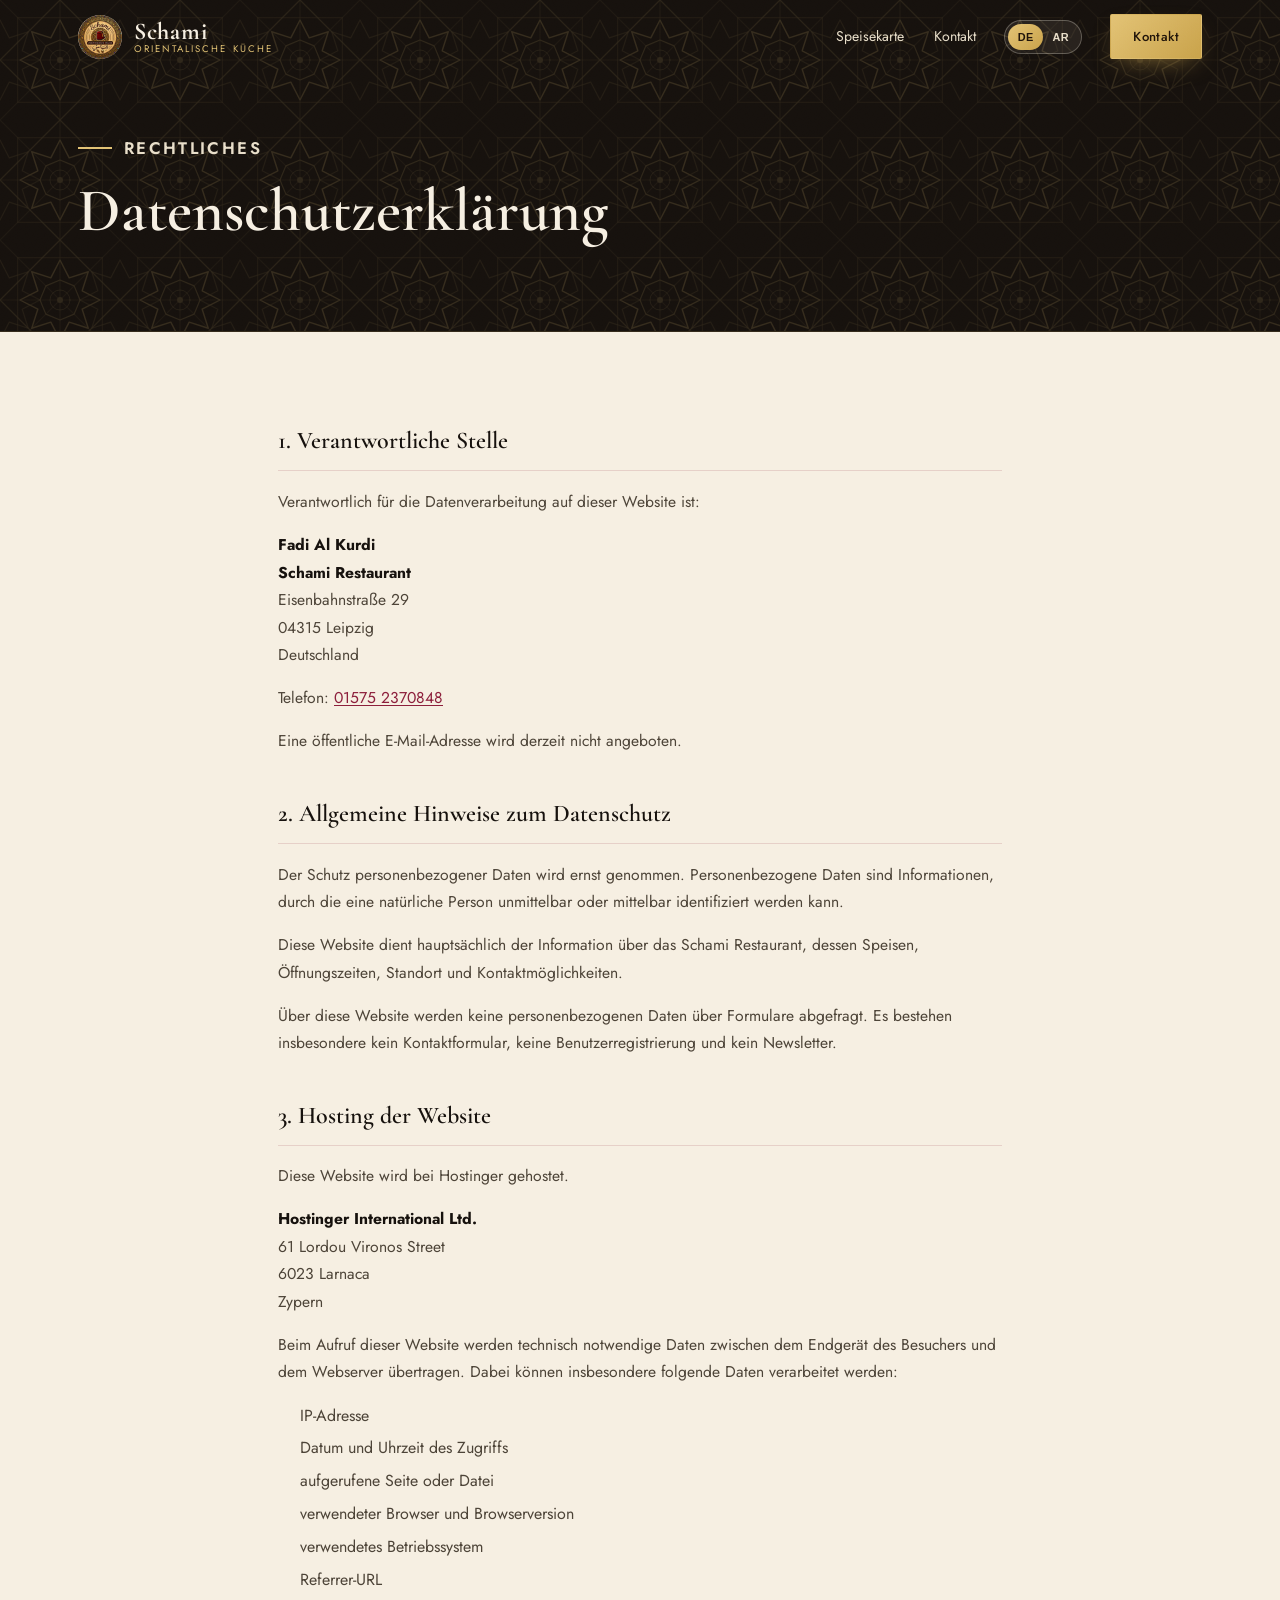
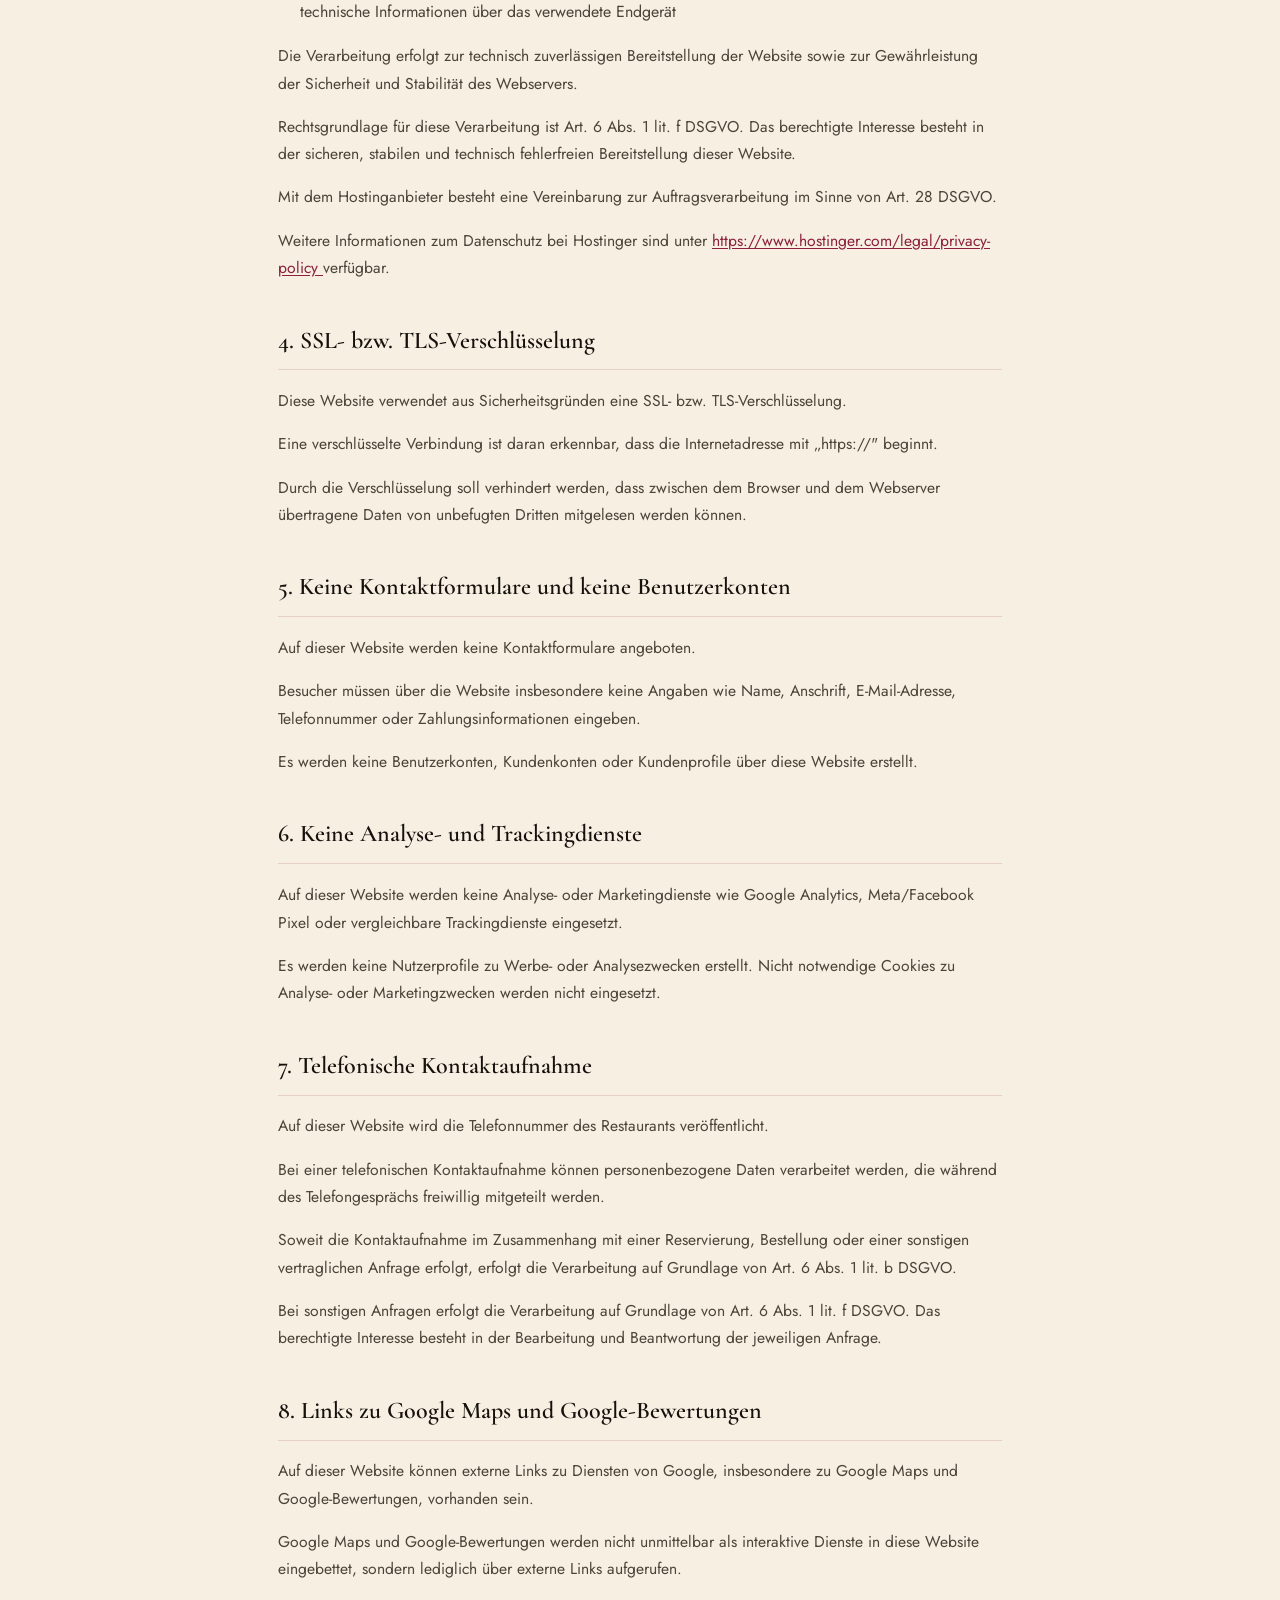
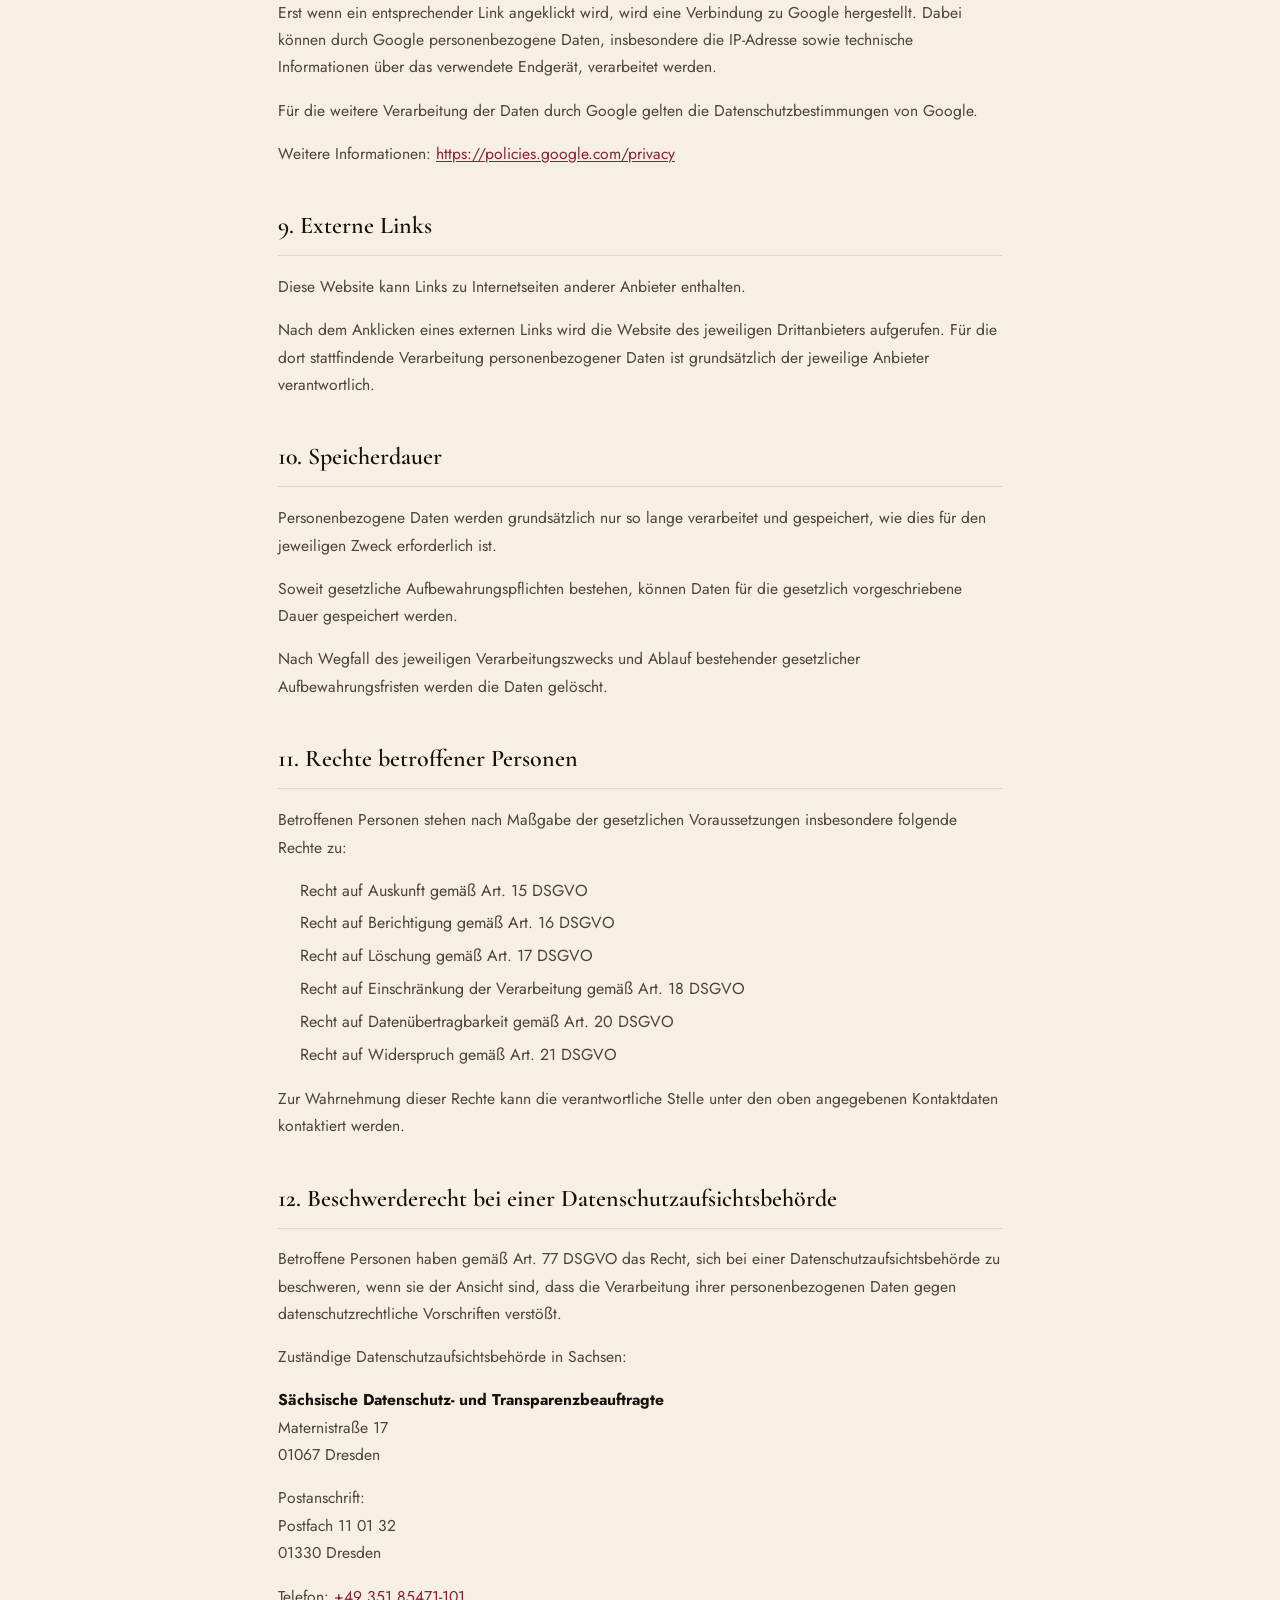
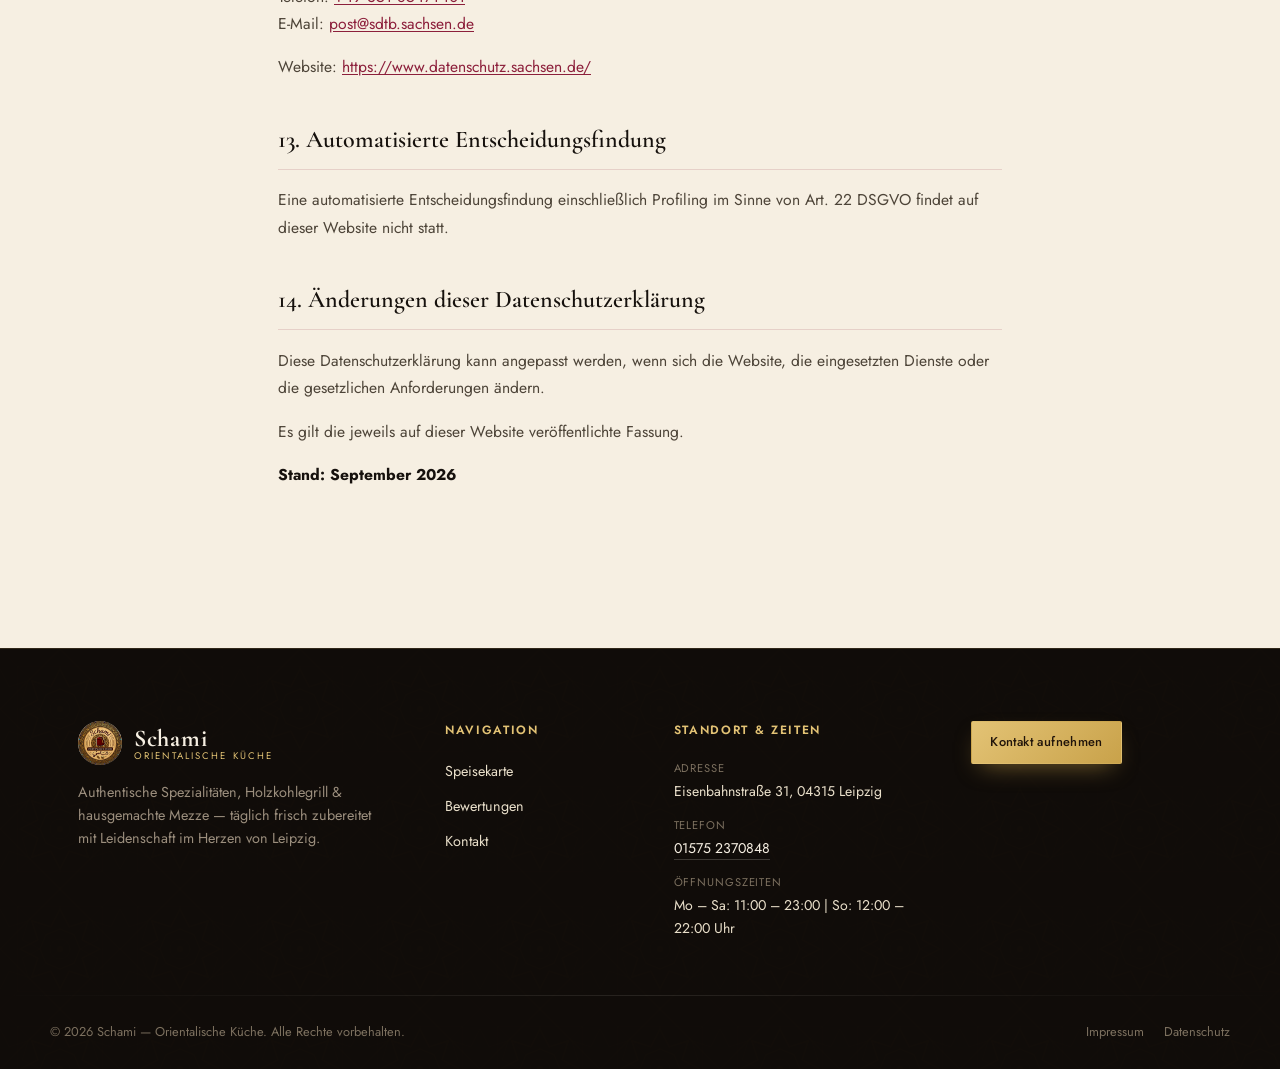
<file: datenschutz.html>
<!DOCTYPE html>
<html lang="de">

<head>
  <meta charset="UTF-8">
  <meta name="viewport" content="width=device-width, initial-scale=1.0">
  <meta name="robots" content="index, follow">
  <title>Datenschutzerklärung — Schami Orientalische Küche</title>
  <meta name="description"
    content="Datenschutzerklärung von Schami Restaurant Leipzig.">
  <link rel="preconnect" href="https://fonts.googleapis.com">
  <link rel="preconnect" href="https://fonts.gstatic.com" crossorigin>
  <link
    href="https://fonts.googleapis.com/css2?family=Cormorant+Garamond:wght@500;600;700&family=Jost:wght@300;400;500;600&family=Cairo:wght@400;600;700&display=swap"
    rel="stylesheet">
  <link rel="stylesheet" href="css/style.css">
    <link rel="shortcut icon" href="assets/favicon.png" type="image/png">
  <link rel="icon" type="image/png" href="assets/favicon.png">
  <link rel="apple-touch-icon" href="assets/favicon.png">
</head>

<body>

  <div class="noise-overlay" aria-hidden="true"></div>

  <!-- ============ GLOBAL NAV ============ -->
  <header class="site-header" id="siteHeader">
<div class="wrap header-inner">
  <a href="./" class="brand">
    <img src="assets/logo-mark-header.jpg" alt="Schami Logo" class="brand-logo">
    <span class="brand-text">
      <span class="brand-name">Schami</span>
      <span class="brand-sub" data-ar="مطبخ شرقي">Orientalische Küche</span>
    </span>
  </a>

  <nav class="main-nav" id="mainNav">
    <a href="speisekarte.html" data-ar="القائمة">Speisekarte</a>
    <a href="kontakt.html" data-ar="تواصل معنا">Kontakt</a>
    <button type="button" class="lang-switch lang-switch--mobile" id="langSwitchMobile"
      aria-label="Sprache wechseln / تبديل اللغة">
      <span class="lang-opt" data-lang="de">DE</span><span class="lang-opt" data-lang="ar">AR</span><span
        class="lang-thumb"></span>
    </button>
    <a href="kontakt.html" class="btn btn-gold nav-cta-mobile" data-ar="تواصل معنا">Kontakt</a>
  </nav>

  <button type="button" class="lang-switch" id="langSwitch" aria-label="Sprache wechseln / تبديل اللغة">
    <span class="lang-opt" data-lang="de">DE</span><span class="lang-opt" data-lang="ar">AR</span><span
      class="lang-thumb"></span>
  </button>

  <a href="kontakt.html" class="btn btn-gold nav-cta" data-ar="تواصل معنا">Kontakt</a>

  <button class="burger" id="burgerBtn" aria-label="Menü öffnen" aria-expanded="false"
    data-ar-aria-label="فتح القائمة">
    <span></span><span></span><span></span>
  </button>
</div>
</header>

  <!-- ============ PAGE BANNER ============ -->
  <section class="page-banner">
    <div class="page-banner-bg" aria-hidden="true"></div>
    <div class="wrap page-banner-content">
      <p class="eyebrow"><span class="rule"></span><span>Rechtliches</span></p>
      <h1>Datenschutzerklärung</h1>
    </div>
  </section>

  <!-- ============ LEGAL CONTENT ============ -->
  <section class="legal-page">
    <div class="wrap legal-content">

      <section>
        <h2>1. Verantwortliche Stelle</h2>

        <p>
          Verantwortlich für die Datenverarbeitung auf dieser Website ist:
        </p>

        <p>
          <strong>Fadi Al Kurdi</strong><br>
          <strong>Schami Restaurant</strong><br>
          Eisenbahnstraße 29<br>
          04315 Leipzig<br>
          Deutschland
        </p>

        <p>
          Telefon:
          <a href="tel:+4915752370848">01575 2370848</a>
        </p>

        <p>
          Eine öffentliche E-Mail-Adresse wird derzeit nicht angeboten.
        </p>
      </section>

      <section>
        <h2>2. Allgemeine Hinweise zum Datenschutz</h2>

        <p>
          Der Schutz personenbezogener Daten wird ernst genommen.
          Personenbezogene Daten sind Informationen, durch die eine natürliche
          Person unmittelbar oder mittelbar identifiziert werden kann.
        </p>

        <p>
          Diese Website dient hauptsächlich der Information über das
          Schami Restaurant, dessen Speisen, Öffnungszeiten, Standort und
          Kontaktmöglichkeiten.
        </p>

        <p>
          Über diese Website werden keine personenbezogenen Daten über
          Formulare abgefragt. Es bestehen insbesondere kein Kontaktformular,
          keine Benutzerregistrierung und kein Newsletter.
        </p>
      </section>

      <section>
        <h2>3. Hosting der Website</h2>

        <p>
          Diese Website wird bei Hostinger gehostet.
        </p>

        <p>
          <strong>Hostinger International Ltd.</strong><br>
          61 Lordou Vironos Street<br>
          6023 Larnaca<br>
          Zypern
        </p>

        <p>
          Beim Aufruf dieser Website werden technisch notwendige Daten
          zwischen dem Endgerät des Besuchers und dem Webserver übertragen.
          Dabei können insbesondere folgende Daten verarbeitet werden:
        </p>

        <ul>
          <li>IP-Adresse</li>
          <li>Datum und Uhrzeit des Zugriffs</li>
          <li>aufgerufene Seite oder Datei</li>
          <li>verwendeter Browser und Browserversion</li>
          <li>verwendetes Betriebssystem</li>
          <li>Referrer-URL</li>
          <li>technische Informationen über das verwendete Endgerät</li>
        </ul>

        <p>
          Die Verarbeitung erfolgt zur technisch zuverlässigen Bereitstellung
          der Website sowie zur Gewährleistung der Sicherheit und Stabilität
          des Webservers.
        </p>

        <p>
          Rechtsgrundlage für diese Verarbeitung ist Art. 6 Abs. 1 lit. f DSGVO.
          Das berechtigte Interesse besteht in der sicheren, stabilen und
          technisch fehlerfreien Bereitstellung dieser Website.
        </p>

        <p>
          Mit dem Hostinganbieter besteht eine Vereinbarung zur
          Auftragsverarbeitung im Sinne von Art. 28 DSGVO.
        </p>

        <p>
          Weitere Informationen zum Datenschutz bei Hostinger sind unter
          <a href="https://www.hostinger.com/legal/privacy-policy"
             target="_blank"
             rel="noopener noreferrer">
              https://www.hostinger.com/legal/privacy-policy
          </a>
          verfügbar.
        </p>
      </section>

      <section>
        <h2>4. SSL- bzw. TLS-Verschlüsselung</h2>

        <p>
          Diese Website verwendet aus Sicherheitsgründen eine SSL- bzw.
          TLS-Verschlüsselung.
        </p>

        <p>
          Eine verschlüsselte Verbindung ist daran erkennbar, dass die
          Internetadresse mit „https://" beginnt.
        </p>

        <p>
          Durch die Verschlüsselung soll verhindert werden, dass zwischen
          dem Browser und dem Webserver übertragene Daten von unbefugten
          Dritten mitgelesen werden können.
        </p>
      </section>

      <section>
        <h2>5. Keine Kontaktformulare und keine Benutzerkonten</h2>

        <p>
          Auf dieser Website werden keine Kontaktformulare angeboten.
        </p>

        <p>
          Besucher müssen über die Website insbesondere keine Angaben wie
          Name, Anschrift, E-Mail-Adresse, Telefonnummer oder
          Zahlungsinformationen eingeben.
        </p>

        <p>
          Es werden keine Benutzerkonten, Kundenkonten oder Kundenprofile
          über diese Website erstellt.
        </p>
      </section>

      <section>
        <h2>6. Keine Analyse- und Trackingdienste</h2>

        <p>
          Auf dieser Website werden keine Analyse- oder Marketingdienste wie
          Google Analytics, Meta/Facebook Pixel oder vergleichbare
          Trackingdienste eingesetzt.
        </p>

        <p>
          Es werden keine Nutzerprofile zu Werbe- oder Analysezwecken erstellt.
          Nicht notwendige Cookies zu Analyse- oder Marketingzwecken werden
          nicht eingesetzt.
        </p>
      </section>

      <section>
        <h2>7. Telefonische Kontaktaufnahme</h2>

        <p>
          Auf dieser Website wird die Telefonnummer des Restaurants
          veröffentlicht.
        </p>

        <p>
          Bei einer telefonischen Kontaktaufnahme können personenbezogene
          Daten verarbeitet werden, die während des Telefongesprächs
          freiwillig mitgeteilt werden.
        </p>

        <p>
          Soweit die Kontaktaufnahme im Zusammenhang mit einer Reservierung,
          Bestellung oder einer sonstigen vertraglichen Anfrage erfolgt,
          erfolgt die Verarbeitung auf Grundlage von Art. 6 Abs. 1 lit. b DSGVO.
        </p>

        <p>
          Bei sonstigen Anfragen erfolgt die Verarbeitung auf Grundlage von
          Art. 6 Abs. 1 lit. f DSGVO. Das berechtigte Interesse besteht in der
          Bearbeitung und Beantwortung der jeweiligen Anfrage.
        </p>
      </section>

      <section>
        <h2>8. Links zu Google Maps und Google-Bewertungen</h2>

        <p>
          Auf dieser Website können externe Links zu Diensten von Google,
          insbesondere zu Google Maps und Google-Bewertungen, vorhanden sein.
        </p>

        <p>
          Google Maps und Google-Bewertungen werden nicht unmittelbar als
          interaktive Dienste in diese Website eingebettet, sondern lediglich
          über externe Links aufgerufen.
        </p>

        <p>
          Erst wenn ein entsprechender Link angeklickt wird, wird eine
          Verbindung zu Google hergestellt. Dabei können durch Google
          personenbezogene Daten, insbesondere die IP-Adresse sowie technische
          Informationen über das verwendete Endgerät, verarbeitet werden.
        </p>

        <p>
          Für die weitere Verarbeitung der Daten durch Google gelten die
          Datenschutzbestimmungen von Google.
        </p>

        <p>
          Weitere Informationen:
          <a href="https://policies.google.com/privacy"
             target="_blank"
             rel="noopener noreferrer">
              https://policies.google.com/privacy
          </a>
        </p>
      </section>

      <section>
        <h2>9. Externe Links</h2>

        <p>
          Diese Website kann Links zu Internetseiten anderer Anbieter enthalten.
        </p>

        <p>
          Nach dem Anklicken eines externen Links wird die Website des
          jeweiligen Drittanbieters aufgerufen. Für die dort stattfindende
          Verarbeitung personenbezogener Daten ist grundsätzlich der jeweilige
          Anbieter verantwortlich.
        </p>
      </section>

      <section>
        <h2>10. Speicherdauer</h2>

        <p>
          Personenbezogene Daten werden grundsätzlich nur so lange verarbeitet
          und gespeichert, wie dies für den jeweiligen Zweck erforderlich ist.
        </p>

        <p>
          Soweit gesetzliche Aufbewahrungspflichten bestehen, können Daten für
          die gesetzlich vorgeschriebene Dauer gespeichert werden.
        </p>

        <p>
          Nach Wegfall des jeweiligen Verarbeitungszwecks und Ablauf bestehender
          gesetzlicher Aufbewahrungsfristen werden die Daten gelöscht.
        </p>
      </section>

      <section>
        <h2>11. Rechte betroffener Personen</h2>

        <p>
          Betroffenen Personen stehen nach Maßgabe der gesetzlichen
          Voraussetzungen insbesondere folgende Rechte zu:
        </p>

        <ul>
          <li>
            Recht auf Auskunft gemäß Art. 15 DSGVO
          </li>
          <li>
            Recht auf Berichtigung gemäß Art. 16 DSGVO
          </li>
          <li>
            Recht auf Löschung gemäß Art. 17 DSGVO
          </li>
          <li>
            Recht auf Einschränkung der Verarbeitung gemäß Art. 18 DSGVO
          </li>
          <li>
            Recht auf Datenübertragbarkeit gemäß Art. 20 DSGVO
          </li>
          <li>
            Recht auf Widerspruch gemäß Art. 21 DSGVO
          </li>
        </ul>

        <p>
          Zur Wahrnehmung dieser Rechte kann die verantwortliche Stelle unter
          den oben angegebenen Kontaktdaten kontaktiert werden.
        </p>
      </section>

      <section>
        <h2>12. Beschwerderecht bei einer Datenschutzaufsichtsbehörde</h2>

        <p>
          Betroffene Personen haben gemäß Art. 77 DSGVO das Recht, sich bei
          einer Datenschutzaufsichtsbehörde zu beschweren, wenn sie der Ansicht
          sind, dass die Verarbeitung ihrer personenbezogenen Daten gegen
          datenschutzrechtliche Vorschriften verstößt.
        </p>

        <p>
          Zuständige Datenschutzaufsichtsbehörde in Sachsen:
        </p>

        <p>
          <strong>Sächsische Datenschutz- und Transparenzbeauftragte</strong><br>
          Maternistraße 17<br>
          01067 Dresden
        </p>

        <p>
          Postanschrift:<br>
          Postfach 11 01 32<br>
          01330 Dresden
        </p>

        <p>
          Telefon:
          <a href="tel:+4935185471101">+49 351 85471-101</a><br>

          E-Mail:
          <a href="mailto:post@sdtb.sachsen.de">
              post@sdtb.sachsen.de
          </a>
        </p>

        <p>
          Website:
          <a href="https://www.datenschutz.sachsen.de/"
             target="_blank"
             rel="noopener noreferrer">
              https://www.datenschutz.sachsen.de/
          </a>
        </p>
      </section>

      <section>
        <h2>13. Automatisierte Entscheidungsfindung</h2>

        <p>
          Eine automatisierte Entscheidungsfindung einschließlich Profiling
          im Sinne von Art. 22 DSGVO findet auf dieser Website nicht statt.
        </p>
      </section>

      <section>
        <h2>14. Änderungen dieser Datenschutzerklärung</h2>

        <p>
          Diese Datenschutzerklärung kann angepasst werden, wenn sich die
          Website, die eingesetzten Dienste oder die gesetzlichen Anforderungen
          ändern.
        </p>

        <p>
          Es gilt die jeweils auf dieser Website veröffentlichte Fassung.
        </p>

        <p>
          <strong>Stand: September 2026</strong>
        </p>
      </section>

    </div>
  </section>

  <!-- ============ FOOTER ============ -->
  <footer class="site-footer">
  <div class="wrap footer-grid">
    <div class="footer-col footer-col--brand">
      <a href="index.html" class="brand brand--footer">
        <img src="assets/logo-mark.jpg" alt="Schami Logo" class="brand-logo">
        <span class="brand-text">
          <span class="brand-name">Schami</span>
          <span class="brand-sub" data-ar="مطبخ شرقي">Orientalische Küche</span>
        </span>
      </a>
      <p class="footer-desc"
        data-ar="نكهات شامية أصيلة، مشاوي على الفحم ومقبلات طازجة يُحضَّر كل يوم بحب وإتقان في قلب ليزبيغ.">
        Authentische Spezialitäten, Holzkohlegrill &amp; hausgemachte Mezze — täglich frisch zubereitet mit
        Leidenschaft im Herzen von Leipzig.
      </p>
    </div>

    <div class="footer-col">
      <h4 class="footer-heading" data-ar="التنقل">Navigation</h4>
      <nav class="footer-nav-vertical">
        <a href="speisekarte.html" data-ar="القائمة">Speisekarte</a>
        <a href="bewertungen.html" data-ar="التقييمات">Bewertungen</a>
        <a href="kontakt.html" data-ar="تواصل معنا">Kontakt</a>
      </nav>
    </div>

    <div class="footer-col">
      <h4 class="footer-heading" data-ar="الموقع وساعات العمل">Standort &amp; Zeiten</h4>
      <ul class="footer-contact-list">
        <li>
          <span class="contact-label" data-ar="العنوان">Adresse</span>
          <span>Eisenbahnstraße 31, 04315 Leipzig</span>
        </li>
        <li>
          <span class="contact-label" data-ar="الهاتف">Telefon</span>
          <a href="tel:+4915752370848">01575 2370848</a>
        </li>
        <li>
          <span class="contact-label" data-ar="أوقات العمل">Öffnungszeiten</span>
          <span data-ar="الإثنين – السبت: 11:00 – 23:00 | الأحد: 12:00 – 22:00">Mo – Sa: 11:00 – 23:00 | So: 12:00 – 22:00 Uhr</span>
        </li>
      </ul>
    </div>

    <div class="footer-col">
      <a href="kontakt.html" class="btn btn-gold footer-cta" data-ar="تواصل معنا">Kontakt aufnehmen</a>
    </div>
  </div>

  <div class="footer-divider-rule"></div>

  <div class="wrap footer-bottom">
    <p>© <span id="year"></span> <span data-ar="الشامي — مطبخ شرقي. جميع الحقوق محفوظة.">Schami — Orientalische Küche. Alle Rechte vorbehalten.</span></p>
    <nav class="footer-legal-links">
      <a href="impressum.html">Impressum</a>
      <a href="datenschutz.html">Datenschutz</a>
    </nav>
  </div>
</footer>

  <script src="js/script.js"></script>
</body>

</html>
</file>
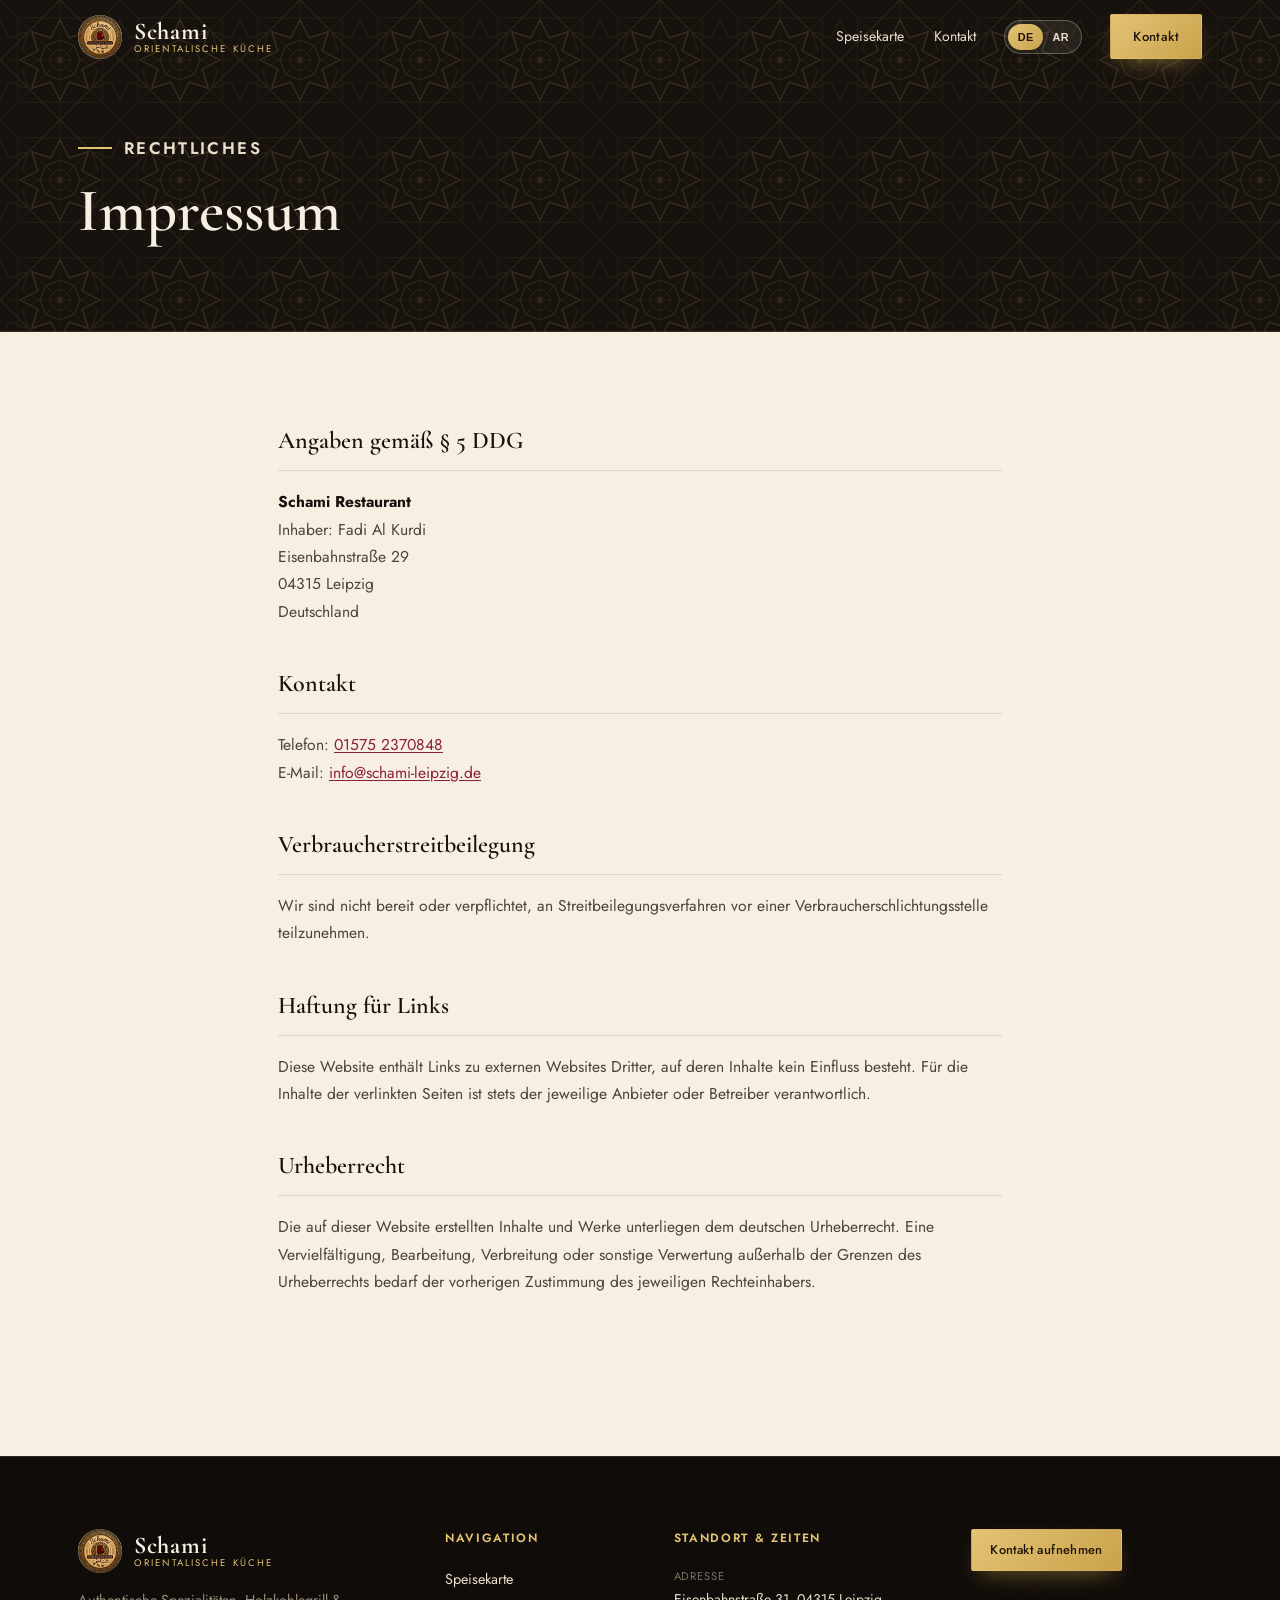
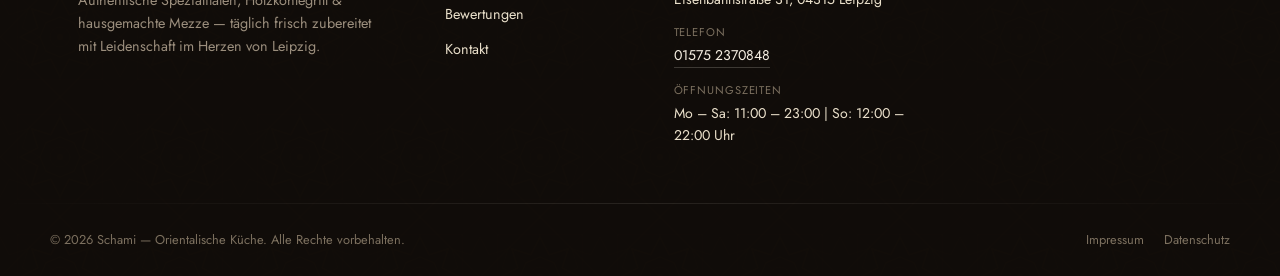
<file: impressum.html>
<!DOCTYPE html>
<html lang="de">

<head>
  <meta charset="UTF-8">
  <meta name="viewport" content="width=device-width, initial-scale=1.0">
  <meta name="robots" content="index, follow">
  <title>Impressum — Schami Orientalische Küche</title>
  <meta name="description"
    content="Impressum von Schami Restaurant Leipzig.">
  <link rel="preconnect" href="https://fonts.googleapis.com">
  <link rel="preconnect" href="https://fonts.gstatic.com" crossorigin>
  <link
    href="https://fonts.googleapis.com/css2?family=Cormorant+Garamond:wght@500;600;700&family=Jost:wght@300;400;500;600&family=Cairo:wght@400;600;700&display=swap"
    rel="stylesheet">
  <link rel="stylesheet" href="css/style.css">
    <link rel="shortcut icon" href="assets/favicon.png" type="image/png">
  <link rel="icon" type="image/png" href="assets/favicon.png">
  <link rel="apple-touch-icon" href="assets/favicon.png">
</head>

<body>

  <div class="noise-overlay" aria-hidden="true"></div>

  <!-- ============ GLOBAL NAV ============ -->
  <header class="site-header" id="siteHeader">
<div class="wrap header-inner">
  <a href="./" class="brand">
    <img src="assets/logo-mark-header.jpg" alt="Schami Logo" class="brand-logo">
    <span class="brand-text">
      <span class="brand-name">Schami</span>
      <span class="brand-sub" data-ar="مطبخ شرقي">Orientalische Küche</span>
    </span>
  </a>

  <nav class="main-nav" id="mainNav">
    <a href="speisekarte.html" data-ar="القائمة">Speisekarte</a>
    <a href="kontakt.html" data-ar="تواصل معنا">Kontakt</a>
    <button type="button" class="lang-switch lang-switch--mobile" id="langSwitchMobile"
      aria-label="Sprache wechseln / تبديل اللغة">
      <span class="lang-opt" data-lang="de">DE</span><span class="lang-opt" data-lang="ar">AR</span><span
        class="lang-thumb"></span>
    </button>
    <a href="kontakt.html" class="btn btn-gold nav-cta-mobile" data-ar="تواصل معنا">Kontakt</a>
  </nav>

  <button type="button" class="lang-switch" id="langSwitch" aria-label="Sprache wechseln / تبديل اللغة">
    <span class="lang-opt" data-lang="de">DE</span><span class="lang-opt" data-lang="ar">AR</span><span
      class="lang-thumb"></span>
  </button>

  <a href="kontakt.html" class="btn btn-gold nav-cta" data-ar="تواصل معنا">Kontakt</a>

  <button class="burger" id="burgerBtn" aria-label="Menü öffnen" aria-expanded="false"
    data-ar-aria-label="فتح القائمة">
    <span></span><span></span><span></span>
  </button>
</div>
</header>

  <!-- ============ PAGE BANNER ============ -->
  <section class="page-banner">
    <div class="page-banner-bg" aria-hidden="true"></div>
    <div class="wrap page-banner-content">
      <p class="eyebrow"><span class="rule"></span><span>Rechtliches</span></p>
      <h1>Impressum</h1>
    </div>
  </section>

  <!-- ============ LEGAL CONTENT ============ -->
  <section class="legal-page">
    <div class="wrap legal-content">

      <section>
        <h2>Angaben gemäß § 5 DDG</h2>

        <p>
          <strong>Schami Restaurant</strong><br>
          Inhaber: Fadi Al Kurdi<br>
          Eisenbahnstraße 29<br>
          04315 Leipzig<br>
          Deutschland
        </p>
      </section>

      <section>
        <h2>Kontakt</h2>

        <p>
          Telefon:
          <a href="tel:+4915752370848">
              01575 2370848
          </a>
          <br>

          E-Mail:
          <a href="mailto:info@schami-leipzig.de">
              info@schami-leipzig.de
          </a>
        </p>
      </section>

      <section>
        <h2>Verbraucherstreitbeilegung</h2>

        <p>
          Wir sind nicht bereit oder verpflichtet, an
          Streitbeilegungsverfahren vor einer
          Verbraucherschlichtungsstelle teilzunehmen.
        </p>
      </section>

      <section>
        <h2>Haftung für Links</h2>

        <p>
          Diese Website enthält Links zu externen Websites Dritter,
          auf deren Inhalte kein Einfluss besteht.
          Für die Inhalte der verlinkten Seiten ist stets der jeweilige
          Anbieter oder Betreiber verantwortlich.
        </p>
      </section>

      <section>
        <h2>Urheberrecht</h2>

        <p>
          Die auf dieser Website erstellten Inhalte und Werke unterliegen
          dem deutschen Urheberrecht. Eine Vervielfältigung, Bearbeitung,
          Verbreitung oder sonstige Verwertung außerhalb der Grenzen des
          Urheberrechts bedarf der vorherigen Zustimmung des jeweiligen
          Rechteinhabers.
        </p>
      </section>

    </div>
  </section>

  <!-- ============ FOOTER ============ -->
  <footer class="site-footer">
  <div class="wrap footer-grid">
    <div class="footer-col footer-col--brand">
      <a href="index.html" class="brand brand--footer">
        <img src="assets/logo-mark.jpg" alt="Schami Logo" class="brand-logo">
        <span class="brand-text">
          <span class="brand-name">Schami</span>
          <span class="brand-sub" data-ar="مطبخ شرقي">Orientalische Küche</span>
        </span>
      </a>
      <p class="footer-desc"
        data-ar="نكهات شامية أصيلة، مشاوي على الفحم ومقبلات طازجة يُحضَّر كل يوم بحب وإتقان في قلب ليزبيغ.">
        Authentische Spezialitäten, Holzkohlegrill &amp; hausgemachte Mezze — täglich frisch zubereitet mit
        Leidenschaft im Herzen von Leipzig.
      </p>
    </div>

    <div class="footer-col">
      <h4 class="footer-heading" data-ar="التنقل">Navigation</h4>
      <nav class="footer-nav-vertical">
        <a href="speisekarte.html" data-ar="القائمة">Speisekarte</a>
        <a href="bewertungen.html" data-ar="التقييمات">Bewertungen</a>
        <a href="kontakt.html" data-ar="تواصل معنا">Kontakt</a>
      </nav>
    </div>

    <div class="footer-col">
      <h4 class="footer-heading" data-ar="الموقع وساعات العمل">Standort &amp; Zeiten</h4>
      <ul class="footer-contact-list">
        <li>
          <span class="contact-label" data-ar="العنوان">Adresse</span>
          <span>Eisenbahnstraße 31, 04315 Leipzig</span>
        </li>
        <li>
          <span class="contact-label" data-ar="الهاتف">Telefon</span>
          <a href="tel:+4915752370848">01575 2370848</a>
        </li>
        <li>
          <span class="contact-label" data-ar="أوقات العمل">Öffnungszeiten</span>
          <span data-ar="الإثنين – السبت: 11:00 – 23:00 | الأحد: 12:00 – 22:00">Mo – Sa: 11:00 – 23:00 | So: 12:00 – 22:00 Uhr</span>
        </li>
      </ul>
    </div>

    <div class="footer-col">
      <a href="kontakt.html" class="btn btn-gold footer-cta" data-ar="تواصل معنا">Kontakt aufnehmen</a>
    </div>
  </div>

  <div class="footer-divider-rule"></div>

  <div class="wrap footer-bottom">
    <p>© <span id="year"></span> <span data-ar="الشامي — مطبخ شرقي. جميع الحقوق محفوظة.">Schami — Orientalische Küche. Alle Rechte vorbehalten.</span></p>
    <nav class="footer-legal-links">
      <a href="impressum.html">Impressum</a>
      <a href="datenschutz.html">Datenschutz</a>
    </nav>
  </div>
</footer>

  <script src="js/script.js"></script>
</body>

</html>
</file>
<file: css/style.css>
/* ===================================================================
   Schami — Orientalische Küche
   Palette drawn from the restaurant's own logo: aged gold badge,
   deep crimson calligraphy, near-black ground, warm brass tones
   that echo the engraved trays in the food photography.
=================================================================== */

/* ---------- Intro video overlay ---------- */
body.intro-active { overflow: hidden; }
.intro-video-overlay {
  position: fixed; inset: 0; z-index: 9999;
  background: #000;
  display: flex; align-items: center; justify-content: center;
  transition: opacity .6s ease;
}
.intro-video-overlay.is-hiding { opacity: 0; pointer-events: none; }
.intro-video { width: 100%; height: 100%; object-fit: cover; display: block; }
.intro-skip {
  position: absolute; bottom: 32px; right: 32px; z-index: 1;
  background: rgba(255,255,255,.1); border: 1px solid rgba(255,255,255,.35);
  color: #f6efe2; padding: 11px 22px; border-radius: 30px; cursor: pointer;
  font-family: 'Jost', sans-serif; font-size: .85rem; letter-spacing: .03em;
  backdrop-filter: blur(6px); transition: background .25s ease, border-color .25s ease;
}
.intro-skip:hover { background: rgba(255,255,255,.2); border-color: rgba(255,255,255,.55); }
html[dir="rtl"] .intro-skip { right: auto; left: 32px; }

.intro-unmute {
  position: absolute; left: 50%; bottom: 32px; transform: translateX(-50%); z-index: 1;
  background: linear-gradient(135deg, var(--gold-bright), var(--gold)); border: none;
  color: #20140a; padding: 13px 26px; border-radius: 30px; cursor: pointer;
  font-family: 'Jost', sans-serif; font-weight: 600; font-size: .9rem; letter-spacing: .03em;
  box-shadow: 0 8px 24px -8px rgba(0,0,0,.6); animation: intro-unmute-pulse 1.8s ease infinite;
}
@keyframes intro-unmute-pulse {
  0%, 100% { box-shadow: 0 8px 24px -8px rgba(0,0,0,.6), 0 0 0 0 rgba(227,195,117,.5); }
  50% { box-shadow: 0 8px 24px -8px rgba(0,0,0,.6), 0 0 0 10px rgba(227,195,117,0); }
}

@media (max-width:640px){
  .intro-video-overlay{ height:100dvh; }
  .intro-video{ height:100%; }
  .intro-skip{
    bottom:max(20px, env(safe-area-inset-bottom)); right:20px;
    padding:13px 22px; font-size:.82rem; min-height:44px;
  }
  html[dir="rtl"] .intro-skip{ right:auto; left:20px; }
  .intro-unmute{
    bottom:max(78px, calc(env(safe-area-inset-bottom) + 78px));
    padding:13px 22px; font-size:.85rem; min-height:44px;
  }
}

:root {
  --ink: #16110d;
  --ink-soft: #221a14;
  --cream: #f6efe2;
  --cream-dim: #e9dfca;
  --gold: #c9a24a;
  --gold-bright: #e3c375;
  --crimson: #8c1f3b;
  --crimson-bright: #b32b4c;
  --brass: #8a7233;

  --font-display: 'Cormorant Garamond', serif;
  --font-body: 'Jost', sans-serif;

  --wrap: 1180px;
  --radius: 6px;
  --shadow-lg: 0 30px 60px -20px rgba(0, 0, 0, .55);

  /* Syrian Damascus Geometric Pattern SVG Assets (8-Pointed Star Girih Lattice) */
  --pattern-damascus-gold: url("data:image/svg+xml,%3Csvg xmlns='http://www.w3.org/2000/svg' width='120' height='120' viewBox='0 0 120 120'%3E%3Cg fill='none' stroke='%23e3c375' stroke-width='1.2' stroke-linecap='round' stroke-linejoin='round'%3E%3Cpath d='M60,0 L120,60 L60,120 L0,60 Z' opacity='0.45'/%3E%3Cpath d='M0,0 L120,120 M120,0 L0,120 M60,0 L60,120 M0,60 L120,60' opacity='0.3'/%3E%3Crect x='17.57' y='17.57' width='84.85' height='84.85' opacity='0.35'/%3E%3Crect x='17.57' y='17.57' width='84.85' height='84.85' transform='rotate(45 60 60)' opacity='0.35'/%3E%3Cpath d='M60,20 L69.18,37.83 L88.28,31.72 L82.17,50.82 L100,60 L82.17,69.18 L88.28,88.28 L69.18,82.17 L60,100 L50.82,82.17 L31.72,88.28 L37.83,69.18 L20,60 L37.83,50.82 L31.72,31.72 L50.82,37.83 Z' stroke-width='1.4'/%3E%3Cpolygon points='60,40 74.14,45.86 80,60 74.14,74.14 60,80 45.86,74.14 40,60 45.86,45.86' stroke-width='1.2' opacity='0.8'/%3E%3Ccircle cx='60' cy='60' r='10' stroke-width='1' opacity='0.5'/%3E%3Ccircle cx='60' cy='60' r='3' fill='%23e3c375' stroke='none' opacity='0.75'/%3E%3Cpath d='M0,20 L9.18,37.83 L28.28,31.72 L22.17,50.82 L40,60' opacity='0.45'/%3E%3Cpath d='M120,20 L110.82,37.83 L91.72,31.72 L97.83,50.82 L80,60' opacity='0.45'/%3E%3Cpath d='M0,100 L9.18,82.17 L28.28,88.28 L22.17,69.18 L40,60' opacity='0.45'/%3E%3Cpath d='M120,100 L110.82,82.17 L91.72,88.28 L97.83,69.18 L80,60' opacity='0.45'/%3E%3C/g%3E%3C/svg%3E");
  --pattern-damascus-dark: url("data:image/svg+xml,%3Csvg xmlns='http://www.w3.org/2000/svg' width='120' height='120' viewBox='0 0 120 120'%3E%3Cg fill='none' stroke='%23221a14' stroke-width='1.2' stroke-linecap='round' stroke-linejoin='round'%3E%3Cpath d='M60,0 L120,60 L60,120 L0,60 Z' opacity='0.45'/%3E%3Cpath d='M0,0 L120,120 M120,0 L0,120 M60,0 L60,120 M0,60 L120,60' opacity='0.3'/%3E%3Crect x='17.57' y='17.57' width='84.85' height='84.85' opacity='0.35'/%3E%3Crect x='17.57' y='17.57' width='84.85' height='84.85' transform='rotate(45 60 60)' opacity='0.35'/%3E%3Cpath d='M60,20 L69.18,37.83 L88.28,31.72 L82.17,50.82 L100,60 L82.17,69.18 L88.28,88.28 L69.18,82.17 L60,100 L50.82,82.17 L31.72,88.28 L37.83,69.18 L20,60 L37.83,50.82 L31.72,31.72 L50.82,37.83 Z' stroke-width='1.4'/%3E%3Cpolygon points='60,40 74.14,45.86 80,60 74.14,74.14 60,80 45.86,74.14 40,60 45.86,45.86' stroke-width='1.2' opacity='0.8'/%3E%3Ccircle cx='60' cy='60' r='10' stroke-width='1' opacity='0.5'/%3E%3Ccircle cx='60' cy='60' r='3' fill='%23221a14' stroke='none' opacity='0.75'/%3E%3Cpath d='M0,20 L9.18,37.83 L28.28,31.72 L22.17,50.82 L40,60' opacity='0.45'/%3E%3Cpath d='M120,20 L110.82,37.83 L91.72,31.72 L97.83,50.82 L80,60' opacity='0.45'/%3E%3Cpath d='M0,100 L9.18,82.17 L28.28,88.28 L22.17,69.18 L40,60' opacity='0.45'/%3E%3Cpath d='M120,100 L110.82,82.17 L91.72,88.28 L97.83,69.18 L80,60' opacity='0.45'/%3E%3C/g%3E%3C/svg%3E");
  --pattern-damascus-crimson: url("data:image/svg+xml,%3Csvg xmlns='http://www.w3.org/2000/svg' width='120' height='120' viewBox='0 0 120 120'%3E%3Cg fill='none' stroke='%238c1f3b' stroke-width='1.2' stroke-linecap='round' stroke-linejoin='round'%3E%3Cpath d='M60,0 L120,60 L60,120 L0,60 Z' opacity='0.45'/%3E%3Cpath d='M0,0 L120,120 M120,0 L0,120 M60,0 L60,120 M0,60 L120,60' opacity='0.3'/%3E%3Crect x='17.57' y='17.57' width='84.85' height='84.85' opacity='0.35'/%3E%3Crect x='17.57' y='17.57' width='84.85' height='84.85' transform='rotate(45 60 60)' opacity='0.35'/%3E%3Cpath d='M60,20 L69.18,37.83 L88.28,31.72 L82.17,50.82 L100,60 L82.17,69.18 L88.28,88.28 L69.18,82.17 L60,100 L50.82,82.17 L31.72,88.28 L37.83,69.18 L20,60 L37.83,50.82 L31.72,31.72 L50.82,37.83 Z' stroke-width='1.4'/%3E%3Cpolygon points='60,40 74.14,45.86 80,60 74.14,74.14 60,80 45.86,74.14 40,60 45.86,45.86' stroke-width='1.2' opacity='0.8'/%3E%3Ccircle cx='60' cy='60' r='10' stroke-width='1' opacity='0.5'/%3E%3Ccircle cx='60' cy='60' r='3' fill='%238c1f3b' stroke='none' opacity='0.75'/%3E%3Cpath d='M0,20 L9.18,37.83 L28.28,31.72 L22.17,50.82 L40,60' opacity='0.45'/%3E%3Cpath d='M120,20 L110.82,37.83 L91.72,31.72 L97.83,50.82 L80,60' opacity='0.45'/%3E%3Cpath d='M0,100 L9.18,82.17 L28.28,88.28 L22.17,69.18 L40,60' opacity='0.45'/%3E%3Cpath d='M120,100 L110.82,82.17 L91.72,88.28 L97.83,69.18 L80,60' opacity='0.45'/%3E%3C/g%3E%3C/svg%3E");
}

*,
*::before,
*::after {
  box-sizing: border-box;
}

html {
  scroll-behavior: smooth;
}

body {
  margin: 0;
  background: var(--cream);
  color: var(--ink);
  font-family: var(--font-body);
  font-weight: 400;
  line-height: 1.6;
  -webkit-font-smoothing: antialiased;
  overflow-x: hidden;
  position: relative;
}

/* Continuous Transparent Syrian Damascus Watermark Overlay Across Body */
body::before {
  content: "";
  position: fixed;
  inset: 0;
  pointer-events: none;
  z-index: -1;
  opacity: 0.045;
  background-image: var(--pattern-damascus-dark);
  background-size: 120px 120px;
  background-repeat: repeat;
  background-position: center;
}

img {
  max-width: 100%;
  display: block;
}

a {
  color: inherit;
  text-decoration: none;
}

h1,
h2,
h3 {
  font-family: var(--font-display);
  margin: 0 0 .4em;
  font-weight: 600;
}

p {
  margin: 0 0 1em;
}

ul {
  margin: 0;
  padding: 0;
  list-style: none;
}

.wrap {
  max-width: var(--wrap);
  margin: 0 auto;
  padding: 0 28px;
}

/* ---------- Arabic / RTL mode ---------- */
html[dir="rtl"] body {
  font-family: 'Cairo', var(--font-body);
}

html[dir="rtl"] h1,
html[dir="rtl"] h2,
html[dir="rtl"] h3 {
  font-family: 'Cairo', var(--font-display);
  font-weight: 700;
}

html[dir="rtl"] .eyebrow,
html[dir="rtl"] .brand-sub,
html[dir="rtl"] .tab-btn,
html[dir="rtl"] label,
html[dir="rtl"] .info-label,
html[dir="rtl"] .ing-label {
  letter-spacing: 0;
}

html[dir="rtl"] em {
  font-style: normal;
}

/* subtle film-grain so flat dark panels don't look like plastic */
.noise-overlay {
  position: fixed;
  inset: 0;
  pointer-events: none;
  z-index: 999;
  opacity: .035;
  mix-blend-mode: overlay;
  background-image: url("data:image/svg+xml,%3Csvg xmlns='http://www.w3.org/2000/svg' width='120' height='120'%3E%3Cfilter id='n'%3E%3CfeTurbulence type='fractalNoise' baseFrequency='0.9' numOctaves='2' stitchTiles='stitch'/%3E%3C/filter%3E%3Crect width='100%25' height='100%25' filter='url(%23n)'/%3E%3C/svg%3E");
}

.eyebrow {
  display: flex;
  align-items: center;
  gap: 12px;
  font-family: var(--font-body);
  font-weight: 600;
  letter-spacing: .14em;
  text-transform: uppercase;
  font-size: .78rem;
  color: var(--gold-bright);
  margin: 0 0 14px;
}

.eyebrow .rule {
  width: 34px;
  height: 2px;
  background: var(--gold-bright);
  display: inline-block;
}

.eyebrow-dark {
  color: var(--crimson);
}

.eyebrow-dark .rule {
  background: var(--crimson);
}

.eyebrow-light {
  color: var(--gold-bright);
}

.section-title {
  font-size: clamp(1.9rem, 3.6vw, 2.7rem);
}

.section-lede {
  max-width: 56ch;
  color: #5c5145;
  font-size: 1.05rem;
}

/* ---------- Buttons ---------- */
.btn {
  display: inline-flex;
  align-items: center;
  justify-content: center;
  padding: 15px 30px;
  border-radius: 2px;
  font-family: var(--font-body);
  font-weight: 500;
  font-size: .92rem;
  letter-spacing: .03em;
  cursor: pointer;
  border: 1px solid transparent;
  transition: transform .25s ease, box-shadow .25s ease, background .25s ease, color .25s ease;
  white-space: nowrap;
}

.btn:hover {
  transform: translateY(-2px);
}

.btn-gold {
  background: linear-gradient(135deg, var(--gold-bright), var(--gold));
  color: #20140a;
  box-shadow: 0 10px 24px -10px rgba(201, 162, 74, .6);
}

.btn-gold:hover {
  box-shadow: 0 16px 30px -12px rgba(201, 162, 74, .75);
}

.btn-outline {
  border-color: rgba(246, 239, 226, .55);
  color: var(--cream);
}

.btn-outline:hover {
  background: rgba(246, 239, 226, .1);
  border-color: var(--cream);
}

.btn-block {
  width: 100%;
}

/* =========================================================
   HEADER
========================================================= */
.site-header {
  position: fixed;
  top: 0;
  left: 0;
  right: 0;
  z-index: 200;
  padding: 14px 0;
  transition: background .35s ease, box-shadow .35s ease, padding .35s ease;
}

.site-header.is-scrolled {
  background: rgba(22, 17, 13, .92);
  backdrop-filter: blur(10px);
  box-shadow: 0 8px 24px -12px rgba(0, 0, 0, .5);
  padding: 8px 0;
}

.header-inner {
  display: flex;
  align-items: center;
  gap: 28px;
}

.brand {
  display: flex;
  align-items: center;
  gap: 12px;
  margin-inline-end: auto;
}

.brand-logo {
  width: 44px;
  height: 44px;
  object-fit: cover;
  border-radius: 50%;
  flex-shrink: 0;
  image-rendering: -webkit-optimize-contrast;
  image-rendering: high-quality;
  transform: translateZ(0);
  backface-visibility: hidden;
}

.brand-text {
  display: flex;
  flex-direction: column;
  line-height: 1.05;
}

.brand-name {
  font-family: var(--font-display);
  font-weight: 700;
  font-size: 1.5rem;
  color: var(--cream);
  letter-spacing: .03em;
}

.brand-sub {
  font-size: .6rem;
  letter-spacing: .22em;
  text-transform: uppercase;
  color: var(--gold-bright);
}

.main-nav {
  display: flex;
  gap: 30px;
}

.main-nav a {
  font-size: .88rem;
  color: var(--cream-dim);
  position: relative;
  padding: 4px 0;
}

.main-nav a::after {
  content: "";
  position: absolute;
  left: 0;
  right: 0;
  bottom: 0;
  height: 1px;
  background: var(--gold-bright);
  transform: scaleX(0);
  transform-origin: right;
  transition: transform .3s ease;
}

.main-nav a:hover {
  color: var(--cream);
}

.main-nav a:hover::after,
.main-nav a.is-active::after {
  transform: scaleX(1);
  transform-origin: left;
}

.main-nav a.is-active {
  color: var(--gold-bright);
  font-weight: 600;
}

/* Subpage Header Banner */
.page-banner {
  background: var(--ink);
  padding: 135px 0 60px;
  border-bottom: 1px solid rgba(227, 195, 117, .15);
  position: relative;
  overflow: hidden;
}

.page-banner-bg {
  position: absolute;
  inset: 0;
  z-index: 0;
  pointer-events: none;
  opacity: .15;
  background-image: var(--pattern-damascus-gold);
  background-size: 120px 120px;
}

.page-banner-content {
  position: relative;
  z-index: 1;
}

.page-banner h1 {
  font-size: clamp(2.4rem, 5vw, 3.8rem);
  color: var(--cream);
  margin: 0 0 .2em;
}

.page-banner p {
  color: var(--cream-dim);
  max-width: 54ch;
  font-size: 1.05rem;
  margin: 0;
}

.nav-cta {
  padding: 11px 22px;
  font-size: .82rem;
}

.nav-cta-mobile {
  display: none;
}

.burger {
  display: none;
  width: 44px;
  height: 44px;
  background: none;
  border: 0;
  cursor: pointer;
  flex-direction: column;
  justify-content: center;
  align-items: center;
  gap: 6px;
  padding: 4px;
  -webkit-tap-highlight-color: transparent;
}

.burger span {
  width: 22px;
  height: 2px;
  background: var(--cream);
  border-radius: 2px;
  transition: transform .3s ease, opacity .3s ease;
}

/* ---------- Language switch ---------- */
.lang-switch {
  position: relative;
  display: inline-flex;
  align-items: center;
  width: 78px;
  height: 34px;
  border-radius: 20px;
  background: rgba(246, 239, 226, .08);
  border: 1px solid rgba(246, 239, 226, .28);
  cursor: pointer;
  padding: 3px;
  -webkit-tap-highlight-color: transparent;
  flex-shrink: 0;
}

.lang-switch .lang-opt {
  flex: 1;
  text-align: center;
  font-size: .68rem;
  font-weight: 600;
  letter-spacing: .04em;
  position: relative;
  z-index: 1;
  color: var(--cream-dim);
  transition: color .3s ease;
}

.lang-switch .lang-thumb {
  position: absolute;
  top: 3px;
  inset-inline-start: 3px;
  width: calc(50% - 3px);
  height: calc(100% - 6px);
  border-radius: 16px;
  background: linear-gradient(135deg, var(--gold-bright), var(--gold));
  transition: transform .3s ease;
  box-shadow: 0 4px 10px -4px rgba(0, 0, 0, .4);
}

.lang-switch[data-active="ar"] .lang-thumb {
  transform: translateX(100%);
}

html[dir="rtl"] .lang-switch[data-active="ar"] .lang-thumb {
  transform: translateX(-100%);
}

.lang-switch[data-active="de"] .lang-opt[data-lang="de"] {
  color: #20140a;
  font-weight: 700;
}

.lang-switch[data-active="ar"] .lang-opt[data-lang="ar"] {
  color: #20140a;
  font-weight: 700;
}

.lang-switch--mobile {
  display: none;
  align-self: flex-start;
  margin-top: 6px;
}

/* =========================================================
   HERO
========================================================= */
.hero {
  position: relative;
  min-height: 100svh;
  display: flex;
  align-items: center;
  overflow: hidden;
  isolation: isolate;
  background: var(--ink);
}

.hero-umayyad-photo {
  position: absolute;
  inset: 0;
  z-index: -3;
  pointer-events: none;
  opacity: .78;
  background-image: url('../assets/umayyad-mosque-hero.jpg');
  background-size: cover;
  background-position: center 40%;
  filter: brightness(1.35) contrast(1.05);
  transition: transform 8s ease-out;
}

.hero:hover .hero-umayyad-photo {
  transform: scale(1.02);
}

.hero-bg-ambient {
  position: absolute;
  inset: 0;
  z-index: -2;
  pointer-events: none;
  background:
    radial-gradient(ellipse 70% 60% at 75% 35%, rgba(227, 195, 117, .12) 0%, transparent 70%),
    radial-gradient(ellipse 60% 70% at 20% 70%, rgba(140, 31, 59, .18) 0%, transparent 70%),
    radial-gradient(circle at 50% 50%, rgba(22, 17, 13, .5) 0%, rgba(10, 8, 6, .94) 100%);
}

.hero-pattern {
  position: absolute;
  inset: 0;
  opacity: .15;
  mix-blend-mode: soft-light;
  pointer-events: none;
  z-index: -1;
  background-image: var(--pattern-damascus-gold);
  background-size: 120px 120px;
}

.hero-grid {
  display: flex;
  flex-direction: column;
  align-items: center;
  text-align: center;
  position: relative;
  z-index: 2;
  width: 100%;
  max-width: 860px;
  margin: 0 auto;
  padding-top: 110px;
  padding-bottom: 150px;
  box-sizing: border-box;
}

.hero-content {
  max-width: 740px;
  margin: 0 auto;
  display: flex;
  flex-direction: column;
  align-items: center;
  width: 100%;
}

.hero-brand-emblem {
  display: flex;
  flex-direction: column;
  align-items: center;
  gap: 10px;
  margin-bottom: 22px;
}
.hero-brand-emblem.is-clickable {
  cursor: pointer;
  outline: none;
  transition: transform .3s ease;
  will-change: transform;
}
.hero-brand-emblem.is-clickable:hover,
.hero-brand-emblem.is-clickable:focus-visible {
  transform: scale(1.05);
}
.hero-brand-emblem.is-clickable:hover .emblem-logo,
.hero-brand-emblem.is-clickable:focus-visible .emblem-logo {
  box-shadow: 0 8px 26px rgba(0, 0, 0, .5), 0 0 0 6px rgba(227, 195, 117, .25);
}

.eyebrow {
  margin-bottom: 14px;
}

.hero-title {
  font-size: clamp(2.8rem, 7vw, 5.2rem);
  color: var(--cream);
  margin: 0 0 18px;
  line-height: 1.05;
  text-shadow: 0 4px 18px rgba(0, 0, 0, .6);
}

.hero-title em {
  color: var(--gold-bright);
  font-style: italic;
}

.hero-lede {
  color: var(--cream-dim);
  font-size: 1.1rem;
  max-width: 54ch;
  margin-bottom: 24px;
  text-shadow: 0 2px 10px rgba(0, 0, 0, .7);
}

.hero-highlights-row {
  display: flex;
  gap: 28px;
  justify-content: center;
  flex-wrap: wrap;
  margin: 0 0 28px;
  padding: 0;
  list-style: none;
}

.hero-highlights-row li {
  display: flex;
  align-items: center;
  gap: 8px;
  color: var(--cream-dim);
  font-size: .92rem;
  text-shadow: 0 2px 8px rgba(0, 0, 0, .6);
}

.hero-highlights-row .dot {
  width: 6px;
  height: 6px;
  border-radius: 50%;
  background: var(--gold-bright);
  flex-shrink: 0;
  box-shadow: 0 0 8px var(--gold-bright);
}

.hero-actions {
  display: flex;
  justify-content: center;
  gap: 18px;
  flex-wrap: wrap;
}

.emblem-logo {
  width: 168px;
  height: 168px;
  object-fit: cover;
  border-radius: 50%;
  border: 3px solid var(--gold-bright);
  box-shadow: 0 8px 26px rgba(0, 0, 0, .5), 0 0 24px rgba(227, 195, 117, .4);
  image-rendering: -webkit-optimize-contrast;
  image-rendering: high-quality;
  transform: translateZ(0);
  backface-visibility: hidden;
}

.emblem-badge {
  display: inline-block;
  font-size: .7rem;
  letter-spacing: .16em;
  text-transform: uppercase;
  color: var(--gold-bright);
  background: rgba(227, 195, 117, .08);
  border: 1px solid rgba(227, 195, 117, .2);
  padding: 5px 14px;
  border-radius: 20px;
}

/* =========================================================
   COMBINED UMAYYAD MOSQUE ARCHITECTURE & SCROLL PORTAL
========================================================= */
.hero-scroll-indicator {
  position: absolute;
  bottom: 36px;
  left: 0;
  right: 0;
  z-index: 10;
  display: flex;
  justify-content: center;
  pointer-events: none;
}

/* Minimal falling-dot scroll cue */
.scroll-cue {
  position: relative;
  display: flex;
  flex-direction: column;
  align-items: center;
  gap: 12px;
  z-index: 5;
  pointer-events: auto;
  text-decoration: none;
  color: var(--gold-bright);
  transition: transform .35s cubic-bezier(.16, 1, .3, 1);
  -webkit-tap-highlight-color: transparent;
}

.scroll-cue-door {
  width: 24px;
  height: 34px;
  display: block;
  filter: drop-shadow(0 4px 10px rgba(0, 0, 0, .5));
}

.scroll-door-leaf {
  transform-box: fill-box;
  animation: doorSwing 2.6s ease-in-out infinite;
}

.scroll-door-leaf-left {
  transform-origin: left center;
}

.scroll-door-leaf-right {
  transform-origin: right center;
}

.scroll-door-light {
  transform-box: fill-box;
  transform-origin: center;
  animation: doorLightGlow 2.6s ease-in-out infinite;
}

.scroll-cue-text {
  font-family: var(--font-body);
  font-size: .65rem;
  letter-spacing: .22em;
  text-transform: uppercase;
  color: var(--cream-dim);
  opacity: .85;
  transition: color .3s, opacity .3s;
}

.scroll-cue:hover {
  transform: translateY(4px);
}

.scroll-cue:hover .scroll-cue-text {
  color: var(--gold-bright);
  opacity: 1;
}

@keyframes doorSwing {
  0%, 100% {
    transform: scaleX(1);
  }

  50% {
    transform: scaleX(.4);
  }
}

@keyframes doorLightGlow {
  0%, 100% {
    opacity: 0;
    transform: scale(.6);
  }

  50% {
    opacity: 1;
    transform: scale(1);
  }
}

/* ---------- Responsive Scaling for Scroll Indicator ---------- */
/* Tablet (768px - 1024px) */
@media (max-width:1024px) and (min-width:768px) {
  .hero-grid {
    padding-top: 100px;
    padding-bottom: 125px;
  }

  .hero-scroll-indicator {
    bottom: 26px;
  }

  .scroll-cue-door {
    width: 20px;
    height: 28px;
  }

  .scroll-cue-text {
    font-size: .6rem;
    letter-spacing: .14em;
  }
}

/* Mobile phones (< 768px) */
@media (max-width:767px) {
  .hero-grid {
    padding-top: 60px;
    padding-bottom: 110px;
  }

  .emblem-logo {
    width: 125px;
    height: 125px;
    border-width: 2.5px;
  }

  .hero-brand-emblem {
    gap: 8px;
    margin-bottom: 14px;
  }

  .emblem-badge {
    font-size: .62rem;
    padding: 3px 10px;
  }

  .eyebrow {
    margin-bottom: 10px;
    font-size: .75rem;
  }

  .hero-title {
    font-size: clamp(1.9rem, 7.5vw, 2.7rem);
    margin-bottom: 14px;
  }

  .hero-lede {
    font-size: .92rem;
    line-height: 1.5;
    margin-bottom: 18px;
    max-width: 42ch;
  }

  .hero-highlights-row {
    gap: 8px 16px;
    margin-bottom: 22px;
  }

  .hero-highlights-row li {
    font-size: .82rem;
  }

  .hero-actions .btn {
    width: auto;
    min-width: 200px;
    max-width: 280px;
    padding: 12px 28px;
    font-size: .92rem;
  }

  .hero-scroll-indicator {
    bottom: 16px;
  }

  .scroll-cue-line {
    height: 28px;
  }

  .scroll-cue-text {
    font-size: .52rem;
    letter-spacing: .12em;
  }
}

/* Short height viewports / Laptop & Mobile Landscape (< 750px height) */
@media (max-height:750px) {
  .hero-grid {
    padding-top: 80px;
    padding-bottom: 110px;
  }

  .emblem-logo {
    width: 110px;
    height: 110px;
  }

  .hero-brand-emblem {
    margin-bottom: 12px;
  }

  .hero-title {
    font-size: clamp(2.2rem, 5.5vw, 3.8rem);
    margin-bottom: .2em;
  }

  .hero-lede {
    font-size: .98rem;
    margin-bottom: 1em;
  }

  .hero-highlights-row {
    margin-bottom: 1.2em;
  }
}

/* =========================================================
   BRAND STRIP (logo banners reused from real marketing art)
========================================================= */
.brand-strip {
  line-height: 0;
  background: var(--ink);
}

.brand-strip img {
  display: block;
  width: 100%;
  height: auto;
}

/* =========================================================
   STORY
========================================================= */
/* =========================================================
   STORY
========================================================= */
.story {
  padding: 120px 0;
  background: var(--cream);
  position: relative;
  overflow: hidden;
}

.story::before {
  content: "";
  position: absolute;
  inset: 0;
  pointer-events: none;
  opacity: .055;
  background-image: var(--pattern-damascus-dark);
  background-size: 120px 120px;
}

.story-grid {
  display: grid;
  grid-template-columns: .85fr 1fr;
  gap: 70px;
  align-items: center;
  position: relative;
  z-index: 1;
}

.story-media {
  position: relative;
}

.story-media img {
  border-radius: calc(var(--radius) + 6px);
  box-shadow: 0 40px 70px -30px rgba(22, 17, 13, .45);
  position: relative;
  z-index: 1;
  display: block;
  width: 100%;
}

.story-media-frame {
  display: none;
}

.story-copy h2 {
  color: var(--ink);
}

.story-copy p {
  color: #4d4438;
  font-size: 1.02rem;
  max-width: 52ch;
}

.story-stats {
  margin-top: 2.4em;
  border-top: 1px solid rgba(201, 162, 74, .35);
}

.story-stats div {
  display: flex;
  align-items: baseline;
  gap: 18px;
  padding: 18px 0;
  border-bottom: 1px solid rgba(201, 162, 74, .35);
}

.story-stats span:first-child {
  font-family: var(--font-display);
  font-size: 2.1rem;
  color: var(--crimson);
  font-weight: 600;
  line-height: 1;
  flex: 0 0 auto;
  min-width: 3.2ch;
}

.story-stats span:last-child {
  font-size: .78rem;
  letter-spacing: .04em;
  text-transform: uppercase;
  color: #6b5f4f;
}

/* =========================================================
   MENU
========================================================= */
.menu {
  padding: 120px 0 130px;
  background: linear-gradient(160deg, var(--ink-soft), var(--ink));
  position: relative;
  overflow: hidden;
}

.menu::before {
  content: "";
  position: absolute;
  inset: 0;
  opacity: .09;
  mix-blend-mode: soft-light;
  pointer-events: none;
  background-image: var(--pattern-damascus-gold);
  background-size: 120px 120px;
}

.menu .eyebrow,
.menu .section-title {
  color: var(--cream);
  position: relative;
  z-index: 1;
}

.menu .section-lede {
  color: var(--cream-dim);
  position: relative;
  z-index: 1;
}

.menu-tabs {
  display: flex;
  gap: 10px;
  margin: 44px 0 40px;
  flex-wrap: wrap;
  position: relative;
  z-index: 1;
}

.tab-btn {
  padding: 12px 22px;
  background: transparent;
  border: 1px solid rgba(246, 239, 226, .28);
  color: var(--cream-dim);
  font-family: var(--font-body);
  font-size: .88rem;
  letter-spacing: .02em;
  border-radius: 30px;
  cursor: pointer;
  transition: all .25s ease;
}

.tab-btn:hover {
  border-color: var(--gold-bright);
  color: var(--cream);
}

.tab-btn.is-active {
  background: var(--gold-bright);
  border-color: var(--gold-bright);
  color: #20140a;
  font-weight: 600;
}

.menu-panel {
  display: none;
  position: relative;
  z-index: 1;
}

.menu-panel.is-active {
  display: block;
  animation: fadein .5s ease;
}

@keyframes fadein {
  from {
    opacity: 0;
    transform: translateY(8px);
  }

  to {
    opacity: 1;
    transform: none;
  }
}

.dish-grid {
  display: grid;
  grid-template-columns: repeat(auto-fill, minmax(270px, 1fr));
  gap: 28px;
}

.dish-card {
  background: var(--ink-soft);
  border: 1px solid rgba(246, 239, 226, .08);
  border-radius: var(--radius);
  overflow: hidden;
  transition: transform .3s ease, box-shadow .3s ease;
  position: relative;
}

.dish-card:hover {
  transform: translateY(-6px);
  box-shadow: var(--shadow-lg);
}

.bestseller-badge {
  position: absolute;
  top: 12px;
  right: 12px;
  background: linear-gradient(135deg, #e3c375 0%, #c9a24a 100%);
  color: #120e0b;
  font-size: 0.72rem;
  font-weight: 700;
  letter-spacing: 0.04em;
  padding: 4px 10px;
  border-radius: 20px;
  box-shadow: 0 4px 12px rgba(0, 0, 0, 0.4);
  z-index: 3;
  pointer-events: none;
  display: inline-flex;
  align-items: center;
  gap: 4px;
}

[dir="rtl"] .bestseller-badge {
  right: auto;
  left: 12px;
}

.dish-img {
  aspect-ratio: 4/3;
  overflow: hidden;
}

.dish-img img {
  width: 100%;
  height: 100%;
  object-fit: cover;
  transition: transform .6s ease;
  cursor: pointer;
}

.dish-card:hover .dish-img img {
  transform: scale(1.06);
}

/* ---- Swipeable dish-image gallery (e.g. Mansaf) ---- */
.dish-swiper {
  position: relative;
  touch-action: pan-y;
}

.dish-swiper-track {
  display: flex;
  width: 100%;
  height: 100%;
  transition: transform .5s cubic-bezier(.4, 0, .2, 1);
}

.dish-swiper-slide {
  flex: 0 0 100%;
  width: 100%;
  height: 100%;
}

.dish-swiper-slide img {
  width: 100%;
  height: 100%;
  object-fit: cover;
  display: block;
  transition: none;
  cursor: default;
}

.dish-card:hover .dish-swiper-slide img {
  transform: none;
}

.dish-swiper-arrow {
  position: absolute;
  top: 50%;
  transform: translateY(-50%);
  width: 30px;
  height: 30px;
  border-radius: 50%;
  border: 1px solid rgba(227, 195, 117, .5);
  background: rgba(22, 17, 13, .55);
  backdrop-filter: blur(6px);
  -webkit-backdrop-filter: blur(6px);
  color: var(--gold-bright);
  font-size: 1.2rem;
  line-height: 1;
  display: flex;
  align-items: center;
  justify-content: center;
  cursor: pointer;
  z-index: 2;
  transition: background .2s ease;
}

.dish-swiper-arrow:hover {
  background: rgba(22, 17, 13, .8);
}

.dish-swiper-prev {
  inset-inline-start: 8px;
}

.dish-swiper-next {
  inset-inline-end: 8px;
}

.dish-swiper-dots {
  position: absolute;
  bottom: 10px;
  left: 0;
  right: 0;
  display: flex;
  justify-content: center;
  gap: 6px;
  z-index: 2;
}

.dish-swiper-dot {
  width: 6px;
  height: 6px;
  border-radius: 50%;
  border: 1px solid rgba(246, 239, 226, .7);
  background: rgba(246, 239, 226, .25);
  cursor: pointer;
  padding: 0;
  transition: background .2s ease, transform .2s ease;
}

.dish-swiper-dot.is-active {
  background: var(--gold-bright);
  border-color: var(--gold-bright);
  transform: scale(1.2);
}

.dish-body {
  padding: 22px 24px 26px;
}

.dish-head {
  display: flex;
  justify-content: space-between;
  align-items: baseline;
  gap: 14px;
  margin-bottom: .5em;
}

.dish-head h3 {
  font-size: 1.3rem;
  color: var(--cream);
  margin: 0;
}

.price {
  font-family: var(--font-display);
  font-weight: 700;
  color: var(--gold-bright);
  font-size: 1.1rem;
  white-space: nowrap;
}

.dish-body p {
  color: #b9ac9a;
  font-size: .92rem;
  margin: 0;
}

.dish-ingredients {
  margin-top: .7em;
  padding-top: .7em;
  border-top: 1px dashed rgba(246, 239, 226, .14);
  color: #8a7d6c;
  font-size: .82rem;
  line-height: 1.6;
  margin-bottom: 0;
}

.dish-ingredients .ing-label {
  color: var(--gold-bright);
  font-weight: 600;
  text-transform: uppercase;
  letter-spacing: .05em;
  font-size: .72rem;
}

.dish-card--noimg {
  border-top: 2px solid var(--gold);
  display: flex;
}

.dish-card--noimg .dish-body {
  padding: 26px 24px;
}

.dish-card--noimg .dish-head h3 {
  font-size: 1.4rem;
}

/* ---- Sandwiches & Wraps: dedicated no-photo card design ---- */
.dish-card--sandwich {
  background: linear-gradient(160deg, var(--ink-soft), var(--ink));
  border: 1px solid rgba(201, 162, 74, .22);
  border-top: 3px solid var(--gold);
}

.dish-card--sandwich:hover {
  border-color: rgba(227, 195, 117, .45);
}

.dish-card--sandwich .dish-body {
  padding: 26px 24px 24px;
}

.dish-card--sandwich .dish-head {
  position: relative;
  min-height: 36px;
  padding-inline-start: 48px;
  align-items: center;
}

.dish-card--sandwich .dish-head::before {
  content: "";
  position: absolute;
  inset-inline-start: 0;
  top: 50%;
  transform: translateY(-50%);
  width: 36px;
  height: 36px;
  border-radius: 50%;
  background-color: rgba(227, 195, 117, .1);
  background-image: url("data:image/svg+xml,%3Csvg xmlns='http://www.w3.org/2000/svg' viewBox='0 0 24 24' fill='none' stroke='%23e3c375' stroke-width='1.6' stroke-linecap='round' stroke-linejoin='round'%3E%3Cpath d='M4 12c0-4 3-7 8-7s8 3 8 7-3 7-8 7-8-3-8-7Z'/%3E%3Cpath d='M4 12h16M8 8l1 8M16 8l-1 8'/%3E%3C/svg%3E");
  background-repeat: no-repeat;
  background-position: center;
  background-size: 18px 18px;
  border: 1px solid rgba(227, 195, 117, .35);
}

.dish-card--sandwich .dish-head h3 {
  font-size: 1.2rem;
}

.dish-card--sandwich .dish-ingredients {
  border-top-style: solid;
  border-top-color: rgba(201, 162, 74, .18);
}

/* ---- Auf Bestellung / Catering ---- */
.catering-intro {
  position: relative;
  background: linear-gradient(160deg, var(--ink-soft), var(--ink));
  border: 1px solid rgba(201, 162, 74, .3);
  border-top: 3px solid var(--gold);
  border-radius: var(--radius);
  padding: 32px 28px;
  margin-bottom: 40px;
  text-align: center;
}

.catering-intro-icon {
  display: inline-flex;
  align-items: center;
  justify-content: center;
  width: 48px;
  height: 48px;
  margin-bottom: 14px;
  border-radius: 50%;
  background: rgba(227, 195, 117, .1);
  border: 1px solid rgba(227, 195, 117, .35);
  color: var(--gold-bright);
}

.catering-intro-icon svg {
  width: 22px;
  height: 22px;
}

.catering-intro h3 {
  font-family: var(--font-display);
  font-size: 1.5rem;
  color: var(--gold-bright);
  margin: 0 0 10px;
}

.catering-intro p {
  color: #cabfae;
  font-size: .96rem;
  line-height: 1.6;
  max-width: 56ch;
  margin: 0 auto;
}

.catering-intro a {
  color: var(--gold-bright);
  font-weight: 700;
  text-decoration: underline;
  text-underline-offset: 3px;
}

.dish-card--catering {
  background: linear-gradient(160deg, var(--ink-soft), var(--ink));
  border: 1px solid rgba(201, 162, 74, .22);
  border-top: 3px solid var(--gold);
}

.dish-card--catering:hover {
  border-color: rgba(227, 195, 117, .45);
}

.dish-card--catering .dish-body {
  padding: 26px 24px 24px;
}

.dish-card--catering .dish-head {
  position: relative;
  min-height: 36px;
  padding-inline-start: 48px;
  align-items: center;
}

.dish-card--catering .dish-head h3 {
  font-size: 1.2rem;
}

.dish-card--catering .dish-head::before {
  content: "";
  position: absolute;
  inset-inline-start: 0;
  top: 50%;
  transform: translateY(-50%);
  width: 36px;
  height: 36px;
  border-radius: 50%;
  background-color: rgba(227, 195, 117, .1);
  background-repeat: no-repeat;
  background-position: center;
  background-size: 18px 18px;
  border: 1px solid rgba(227, 195, 117, .35);
}

/* Kibbeh Nayyeh — kibbeh quenelle icon */
.dish-card--icon-kibbeh .dish-head::before {
  background-image: url("data:image/svg+xml,%3Csvg xmlns='http://www.w3.org/2000/svg' viewBox='0 0 24 24' fill='none' stroke='%23e3c375' stroke-width='1.6' stroke-linecap='round' stroke-linejoin='round'%3E%3Cellipse cx='12' cy='12' rx='7' ry='4.5'/%3E%3Cpath d='M6.5 9.5c2-1.5 9-1.5 11 0M6.5 14.5c2 1.5 9 1.5 11 0'/%3E%3C/svg%3E");
}

/* Yalanji — grape/vine leaf icon */
.dish-card--icon-yalanji .dish-head::before {
  background-image: url("data:image/svg+xml,%3Csvg xmlns='http://www.w3.org/2000/svg' viewBox='0 0 24 24' fill='none' stroke='%23e3c375' stroke-width='1.6' stroke-linecap='round' stroke-linejoin='round'%3E%3Cpath d='M12 21V9M12 9c0-4-3-6-7-6 0 4 2 7 7 7ZM12 9c0-4 3-6 7-6 0 4-2 7-7 7Z'/%3E%3C/svg%3E");
}

/* Manaqish — flatbread icon */
.dish-card--icon-manaqish .dish-head::before {
  background-image: url("data:image/svg+xml,%3Csvg xmlns='http://www.w3.org/2000/svg' viewBox='0 0 24 24' fill='none' stroke='%23e3c375' stroke-width='1.6' stroke-linecap='round' stroke-linejoin='round'%3E%3Ccircle cx='12' cy='12' r='8.5'/%3E%3Ccircle cx='9' cy='10' r='.8' fill='%23e3c375' stroke='none'/%3E%3Ccircle cx='14' cy='9' r='.8' fill='%23e3c375' stroke='none'/%3E%3Ccircle cx='12' cy='14' r='.8' fill='%23e3c375' stroke='none'/%3E%3Ccircle cx='16' cy='13' r='.8' fill='%23e3c375' stroke='none'/%3E%3C/svg%3E");
}

/* =========================================================
   GALLERY
========================================================= */
.gallery {
  padding: 120px 0;
  background: var(--cream);
  position: relative;
  overflow: hidden;
}

.gallery::before {
  content: "";
  position: absolute;
  inset: 0;
  pointer-events: none;
  opacity: .05;
  background-image: var(--pattern-damascus-dark);
  background-size: 120px 120px;
}

.gallery .wrap {
  margin-bottom: 44px;
  position: relative;
  z-index: 1;
}

.gallery-grid {
  columns: 4 260px;
  column-gap: 16px;
  padding: 0 28px;
  max-width: var(--wrap);
  margin: 0 auto;
  position: relative;
  z-index: 1;
}

.gallery-grid img {
  width: 100%;
  margin-bottom: 16px;
  border-radius: var(--radius);
  border: 1px solid rgba(22, 17, 13, .06);
  box-shadow: 0 10px 24px -14px rgba(22, 17, 13, .35);
  break-inside: avoid;
  cursor: pointer;
  transition: transform .4s ease, filter .4s ease, box-shadow .4s ease;
  filter: saturate(1);
}

.gallery-grid img:hover {
  transform: translateY(-4px) scale(1.015);
  filter: saturate(1.12);
  box-shadow: 0 20px 34px -16px rgba(22, 17, 13, .45);
}

/* =========================================================
   REVIEWS
========================================================= */
.reviews {
  padding: 100px 0;
  background: var(--ink);
  position: relative;
  overflow: hidden;
}

.reviews::before {
  content: "";
  position: absolute;
  inset: 0;
  opacity: .09;
  mix-blend-mode: soft-light;
  pointer-events: none;
  background-image: var(--pattern-damascus-gold);
  background-size: 120px 120px;
}

.reviews .section-title {
  color: var(--cream);
  position: relative;
  z-index: 1;
}

.reviews .section-lede {
  color: var(--cream-dim);
  margin-bottom: 1.8em;
  position: relative;
  z-index: 1;
}

.reviews-grid {
  display: grid;
  grid-template-columns: 1.1fr .9fr;
  gap: 60px;
  align-items: center;
  position: relative;
  z-index: 1;
}

.rating-stat {
  display: flex;
  align-items: baseline;
  gap: 14px;
  flex-wrap: wrap;
  margin: 6px 0 26px;
}

.rating-number {
  font-family: var(--font-display);
  font-size: 2.6rem;
  font-weight: 700;
  color: var(--cream);
  line-height: 1;
}

.rating-stars {
  color: var(--gold-bright);
  font-size: 1.2rem;
  letter-spacing: 2px;
}

.rating-count {
  color: var(--cream-dim);
  font-size: .88rem;
}

.review-quote {
  margin: 0;
  background: var(--ink-soft);
  border: 1px solid rgba(246, 239, 226, .1);
  border-left: 3px solid var(--gold);
  border-radius: var(--radius);
  padding: 36px 34px;
  position: relative;
  overflow: hidden;
}

.review-quote::after {
  content: "";
  position: absolute;
  bottom: 0;
  right: 0;
  width: 120px;
  height: 120px;
  pointer-events: none;
  opacity: .06;
  background-image: var(--pattern-damascus-gold);
  background-size: 120px 120px;
}

html[dir="rtl"] .review-quote {
  border-left: 1px solid rgba(246, 239, 226, .1);
  border-right: 3px solid var(--gold);
}

.review-quote p {
  font-family: var(--font-display);
  font-size: 1.4rem;
  font-style: italic;
  color: var(--cream);
  line-height: 1.4;
  margin: 0 0 .6em;
  position: relative;
  z-index: 1;
}

.review-quote cite {
  font-style: normal;
  font-size: .82rem;
  color: var(--gold-bright);
  letter-spacing: .04em;
  position: relative;
  z-index: 1;
}

/* =========================================================
   RESERVE / CONTACT
========================================================= */
.reserve {
  padding: 120px 0;
  background: var(--ink);
  position: relative;
  overflow: hidden;
}

.reserve::before {
  content: "";
  position: absolute;
  inset: 0;
  opacity: .09;
  mix-blend-mode: soft-light;
  pointer-events: none;
  background-image: var(--pattern-damascus-gold);
  background-size: 120px 120px;
}

.reserve .section-title {
  color: var(--cream);
}

.reserve .section-lede {
  color: var(--cream-dim);
}

.reserve-info {
  position: relative;
  z-index: 1;
  margin: 44px auto 0;
  max-width: 1100px;
  width: 100%;
  box-sizing: border-box;
  background: var(--ink-soft);
  border: 1px solid rgba(246, 239, 226, .1);
  border-radius: var(--radius);
  padding: 44px 40px;
  overflow: hidden;
}

.reserve-info h3 {
  color: var(--cream);
  font-size: 1.6rem;
  margin-bottom: 12px;
}

.reserve-info-grid {
  display: grid;
  grid-template-columns: 1fr 1.25fr;
  gap: 48px;
  align-items: stretch;
  margin-top: 20px;
  width: 100%;
}

.reserve-details {
  display: flex;
  flex-direction: column;
  justify-content: space-between;
  min-width: 0;
}

.info-list {
  margin: 12px 0 24px;
  display: flex;
  flex-direction: column;
  gap: 16px;
}

.info-list li {
  color: var(--cream-dim);
  font-size: .95rem;
}

.info-label {
  display: block;
  font-size: .72rem;
  letter-spacing: .1em;
  text-transform: uppercase;
  color: var(--gold-bright);
  margin-bottom: 3px;
}

.info-list a {
  color: var(--cream);
  border-bottom: 1px solid rgba(246, 239, 226, .3);
}

.info-list em,
.hours-note {
  font-style: normal;
  color: #7c705f;
  font-size: .78rem;
}

.hours {
  margin-bottom: 24px;
}

.hours-row {
  display: flex;
  justify-content: space-between;
  color: var(--cream-dim);
  font-size: .92rem;
  padding: 6px 0;
  border-bottom: 1px dashed rgba(246, 239, 226, .12);
}

.hours-note {
  margin-top: 8px;
}

.map-link {
  margin-top: auto;
}

.map-frame {
  border: 1px solid rgba(246, 239, 226, .18);
  border-radius: var(--radius);
  padding: 6px;
  overflow: hidden;
  display: flex;
  height: 100%;
  min-height: 340px;
  max-width: 100%;
  width: 100%;
  box-sizing: border-box;
  min-width: 0;
}

.map-embed {
  display: block;
  width: 100%;
  max-width: 100%;
  height: 100%;
  min-height: 330px;
  border: 0;
  border-radius: 2px;
  filter: grayscale(.25) contrast(1.05);
  box-sizing: border-box;
}

@media (max-width:880px) {
  .reserve-info-grid {
    grid-template-columns: 1fr;
    gap: 28px;
    width: 100%;
  }

  .reserve-info {
    padding: 24px 16px;
    margin-top: 28px;
  }

  .map-frame {
    min-height: 240px;
    height: 260px;
    max-width: 100%;
    width: 100%;
  }

  .map-embed {
    min-height: 240px;
    height: 100%;
    max-width: 100%;
    width: 100%;
  }
}

@media (max-width:480px) {
  .reserve-info {
    padding: 20px 14px;
    border-radius: 4px;
  }

  .reserve-info h3 {
    font-size: 1.35rem;
  }

  .map-frame {
    height: 230px;
    min-height: 220px;
    padding: 4px;
  }

  .map-embed {
    min-height: 210px;
  }
}

.map-frame-inner {
  aspect-ratio: 16/9;
  border-radius: 2px;
  display: flex;
  align-items: center;
  justify-content: center;
  background:
    repeating-linear-gradient(45deg, rgba(246, 239, 226, .03) 0 10px, transparent 10px 20px),
    var(--ink);
  color: #7c705f;
  font-size: .82rem;
  text-align: center;
  padding: 12px;
}

/* =========================================================
   FOOTER
========================================================= */
.site-footer {
  background: #100c09;
  padding: 72px 0 0;
  border-top: 1px solid rgba(227, 195, 117, .15);
  position: relative;
  overflow: hidden;
}

.site-footer::before {
  content: "";
  position: absolute;
  inset: 0;
  opacity: .08;
  mix-blend-mode: soft-light;
  pointer-events: none;
  background-image: var(--pattern-damascus-gold);
  background-size: 120px 120px;
}

.footer-grid {
  display: grid;
  grid-template-columns: 1.4fr .8fr 1.1fr 1fr;
  gap: 44px;
  padding-bottom: 56px;
  position: relative;
  z-index: 1;
}

.brand--footer .brand-name {
  color: var(--cream);
}

.footer-desc {
  color: #9b8e7d;
  font-size: .9rem;
  line-height: 1.6;
  margin-top: 16px;
  max-width: 34ch;
}

/* =========================================================
   SYRIAN DAMASCUS UTILITY CLASSES
========================================================= */
.damascus-overlay {
  position: relative;
  overflow: hidden;
}

.damascus-overlay::before {
  content: "";
  position: absolute;
  inset: 0;
  pointer-events: none;
  z-index: 0;
  background-size: 120px 120px;
  background-repeat: repeat;
}

.damascus-overlay--gold::before {
  background-image: var(--pattern-damascus-gold);
  opacity: .12;
  mix-blend-mode: soft-light;
}

.damascus-overlay--dark::before {
  background-image: var(--pattern-damascus-dark);
  opacity: .055;
}

.damascus-overlay--crimson::before {
  background-image: var(--pattern-damascus-crimson);
  opacity: .07;
}

.damascus-overlay>* {
  position: relative;
  z-index: 1;
}

.footer-heading {
  font-family: var(--font-body);
  font-size: .75rem;
  letter-spacing: .14em;
  text-transform: uppercase;
  color: var(--gold-bright);
  margin: 0 0 20px;
  font-weight: 600;
}

.footer-nav-vertical {
  display: flex;
  flex-direction: column;
  gap: 12px;
}

.footer-nav-vertical a {
  font-size: .9rem;
  color: var(--cream-dim);
  transition: color .25s ease, transform .25s ease;
  display: inline-block;
}

.footer-nav-vertical a:hover {
  color: var(--gold-bright);
  transform: translateX(3px);
}

.footer-contact-list {
  display: flex;
  flex-direction: column;
  gap: 14px;
  list-style: none;
  padding: 0;
  margin: 0;
}

.footer-contact-list li {
  display: flex;
  flex-direction: column;
  font-size: .88rem;
  color: var(--cream-dim);
}

.footer-contact-list .contact-label {
  font-size: .7rem;
  letter-spacing: .08em;
  text-transform: uppercase;
  color: #7c705f;
  margin-bottom: 2px;
}

.footer-contact-list a {
  color: var(--cream);
  border-bottom: 1px solid rgba(246, 239, 226, .2);
  transition: border-color .25s;
  width: fit-content;
}

.footer-contact-list a:hover {
  border-color: var(--gold-bright);
  color: var(--gold-bright);
}

.footer-social {
  display: flex;
  gap: 12px;
  margin-bottom: 20px;
}

.footer-social a {
  width: 40px;
  height: 40px;
  border: 1px solid rgba(246, 239, 226, .2);
  border-radius: 50%;
  display: flex;
  align-items: center;
  justify-content: center;
  color: var(--cream-dim);
  transition: all .3s ease;
}

.footer-social a:hover {
  color: #20140a;
  background: var(--gold-bright);
  border-color: var(--gold-bright);
  transform: translateY(-2px);
}

.footer-social a.social-btn--instagram:hover {
  background: radial-gradient(circle at 30% 107%, #fdf497 0%, #fdf497 5%, #fd5949 45%, #d6249f 60%, #285AEB 90%);
  border-color: transparent;
  color: #fff;
  box-shadow: 0 6px 18px rgba(214, 36, 159, .4);
}

.footer-social a.social-btn--facebook:hover {
  background: #1877f2;
  border-color: #1877f2;
  color: #fff;
  box-shadow: 0 6px 18px rgba(24, 119, 242, .4);
}

.footer-cta {
  padding: 10px 18px;
  font-size: .8rem;
}

.footer-divider-rule {
  height: 1px;
  background: linear-gradient(90deg, transparent, rgba(246, 239, 226, .1), transparent);
  width: 100%;
}

.footer-bottom {
  display: flex;
  justify-content: space-between;
  gap: 20px;
  flex-wrap: wrap;
  padding: 26px 0;
  color: #7c705f;
  font-size: .8rem;
}

.footer-bottom p {
  margin: 0;
}

.footer-legal-links {
  display: flex;
  gap: 20px;
}

.footer-legal-links a {
  color: #7c705f;
  transition: color .25s ease;
}

.footer-legal-links a:hover {
  color: var(--gold-bright);
}

/* =========================================================
   LEGAL PAGE (Datenschutz etc.)
========================================================= */
.legal-page {
  padding: 90px 0 120px;
  background: var(--cream);
}

.legal-content {
  max-width: 780px;
  margin: 0 auto;
  color: #4d4438;
}

.legal-content h1 {
  color: var(--ink);
  margin-bottom: 40px;
}

.legal-content section {
  margin-bottom: 40px;
}

.legal-content h2 {
  font-family: var(--font-display);
  font-size: 1.5rem;
  color: var(--ink);
  margin-bottom: .7em;
  padding-bottom: .4em;
  border-bottom: 1px solid rgba(140, 31, 59, .15);
}

.legal-content p {
  font-size: .98rem;
  line-height: 1.75;
  margin-bottom: 1em;
}

.legal-content ul {
  margin: 0 0 1em;
  padding-inline-start: 1.4em;
  line-height: 1.75;
}

.legal-content li {
  margin-bottom: .3em;
}

.legal-content a {
  color: var(--crimson);
  text-decoration: underline;
  text-underline-offset: 2px;
}

.legal-content a:hover {
  color: var(--crimson-bright);
}

.legal-content strong {
  color: var(--ink);
}

/* =========================================================
   LIGHTBOX
========================================================= */
.lightbox {
  position: fixed;
  inset: 0;
  background: rgba(10, 8, 6, .94);
  z-index: 1000;
  display: none;
  align-items: center;
  justify-content: center;
  padding: 40px;
}

.lightbox.is-open {
  display: flex;
}

.lightbox img {
  max-width: min(90vw, 1100px);
  max-height: 86vh;
  border-radius: 4px;
  box-shadow: 0 30px 80px rgba(0, 0, 0, .6);
}

.lightbox-close {
  position: absolute;
  top: 24px;
  right: 32px;
  background: none;
  border: 0;
  color: var(--cream);
  font-size: 2.4rem;
  line-height: 1;
  cursor: pointer;
}

/* =========================================================
   RESPONSIVE
========================================================= */
@media (max-width:980px) {
  .footer-grid {
    grid-template-columns: 1fr 1fr;
    gap: 36px;
  }

  .hero-grid {
    grid-template-columns: 1fr;
    gap: 44px;
    padding-top: 110px;
  }

  .hero-emblem-card {
    max-width: 440px;
    margin: 0 auto;
    width: 100%;
  }

  .story-grid {
    grid-template-columns: 1fr;
  }

  .story-media-frame {
    display: none;
  }

  .gallery-grid {
    columns: 3 220px;
  }

  .reviews-grid {
    grid-template-columns: 1fr;
    gap: 36px;
  }
}

@media (max-width:860px) {

  .main-nav,
  .nav-cta,
  .lang-switch {
    display: none;
  }

  .burger {
    display: flex;
  }

  .header-inner {
    position: relative;
  }

  .main-nav {
    display: flex;
    position: fixed;
    inset: 0 0 0 auto;
    width: min(78vw, 320px);
    height: 100vh;
    background: var(--ink);
    flex-direction: column;
    padding: 110px 34px;
    gap: 26px;
    transform: translateX(100%);
    transition: transform .4s ease;
    z-index: 150;
  }

  html[dir="rtl"] .main-nav {
    inset: 0 auto 0 0;
    transform: translateX(-100%);
  }

  .main-nav.is-open,
  html[dir="rtl"] .main-nav.is-open {
    transform: translateX(0);
  }

  .main-nav a {
    font-size: 1.05rem;
  }

  .lang-switch--mobile {
    display: inline-flex;
  }

  .nav-cta-mobile {
    display: inline-flex;
    margin-top: 4px;
    padding: 14px 22px;
    font-size: .88rem;
  }

  .burger.is-open span:nth-child(1) {
    transform: translateY(8px) rotate(45deg);
  }

  .burger.is-open span:nth-child(2) {
    opacity: 0;
  }

  .burger.is-open span:nth-child(3) {
    transform: translateY(-8px) rotate(-45deg);
  }

  /* Tighter rhythm so mobile doesn't drown in the desktop's generous spacing */
  .story {
    padding: 72px 0;
  }

  .menu {
    padding: 72px 0 80px;
  }

  .gallery {
    padding: 72px 0;
  }

  .reviews {
    padding: 64px 0;
  }

  .reserve {
    padding: 72px 0;
  }

  .story-grid {
    gap: 40px;
  }

  .site-footer {
    padding: 48px 0 0;
  }

  .reserve-info {
    padding: 28px 24px;
  }

  .dish-body {
    padding: 18px 20px 22px;
  }

  /* Menu category pills scroll horizontally instead of wrapping to a ragged grid */
  .menu-tabs {
    flex-wrap: nowrap;
    overflow-x: auto;
    -webkit-overflow-scrolling: touch;
    scroll-snap-type: x mandatory;
    margin: 32px -28px 32px;
    padding: 0 28px 6px;
  }

  .menu-tabs::-webkit-scrollbar {
    display: none;
  }

  .tab-btn {
    flex: 0 0 auto;
    scroll-snap-align: start;
    white-space: nowrap;
  }

  .dish-grid {
    grid-template-columns: 1fr;
  }
}

@media (max-width:640px) {
  .footer-grid {
    grid-template-columns: 1fr;
    gap: 32px;
  }

  .gallery-grid {
    columns: 2 160px;
  }

  .hero-actions {
    flex-direction: column;
    align-items: center;
  }

  .btn {
    width: 100%;
  }
}

/* Extra-small phones (older SE-class, narrow Androids) */
@media (max-width:400px) {
  .wrap {
    padding: 0 20px;
  }

  .emblem-logo {
    width: 105px;
    height: 105px;
  }

  .hero-grid {
    padding-top: 55px;
    padding-bottom: 100px;
  }

  .hero-title {
    font-size: 1.8rem;
  }

  .menu-tabs {
    margin: 32px -20px 32px;
    padding: 0 20px 6px;
  }

  .hero-lede {
    font-size: .88rem;
    margin-bottom: .8em;
  }

  .brand-name {
    font-size: 1.3rem;
  }

  .brand-sub {
    font-size: .54rem;
    letter-spacing: .16em;
  }

  .gallery-grid {
    columns: 1 100%;
    padding: 0 20px;
  }

  .story {
    padding: 56px 0;
  }

  .menu {
    padding: 56px 0 64px;
  }

  .gallery {
    padding: 56px 0;
  }

  .reserve {
    padding: 56px 0;
  }

  .reserve-info {
    padding: 24px 20px;
  }
}

/* =========================================================
   DAMASCUS CULTURE & UMAYYAD HERITAGE SECTION
========================================================= */
.damascus-culture {
  padding: 110px 0;
  background: var(--ink-soft);
  color: var(--cream);
  position: relative;
  overflow: hidden;
  border-top: 1px solid rgba(227, 195, 117, .15);
  border-bottom: 1px solid rgba(227, 195, 117, .15);
}

.damascus-culture::before {
  content: "";
  position: absolute;
  inset: 0;
  opacity: .09;
  mix-blend-mode: soft-light;
  pointer-events: none;
  background-image: var(--pattern-damascus-gold);
  background-size: 120px 120px;
}

.culture-grid {
  display: grid;
  grid-template-columns: 1fr 1fr;
  gap: 64px;
  align-items: center;
  position: relative;
  z-index: 1;
}

.culture-media {
  position: relative;
  padding: 18px 18px 18px 0;
}

.culture-media:has(.culture-swiper) {
  padding: 0;
}

.culture-media::before {
  content: "";
  position: absolute;
  inset: 0 18px 0 0;
  border: 1.5px solid rgba(227, 195, 117, .5);
  border-radius: calc(var(--radius) + 6px);
  z-index: 0;
}

.culture-media:has(.culture-swiper)::before {
  display: none;
}

.culture-media img {
  width: 100%;
  border-radius: calc(var(--radius) + 2px);
  box-shadow: var(--shadow-lg);
  border: 1px solid rgba(227, 195, 117, .25);
  display: block;
  position: relative;
  z-index: 1;
  transform: translate(18px, -18px);
}

.culture-swiper {
  position: relative;
  z-index: 1;
  margin: 0;
  border-radius: calc(var(--radius) + 2px);
  overflow: hidden;
  box-shadow: var(--shadow-lg);
  border: 1px solid rgba(227, 195, 117, .25);
  aspect-ratio: 4 / 5;
  touch-action: pan-y;
}

.culture-swiper-track {
  display: flex;
  width: 100%;
  height: 100%;
  transition: transform .5s cubic-bezier(.4, 0, .2, 1);
}

.culture-swiper-slide {
  flex: 0 0 100%;
  width: 100%;
  height: 100%;
}

.culture-swiper-slide img {
  width: 100%;
  height: 100%;
  object-fit: cover;
  display: block;
  transform: none;
  border: none;
  border-radius: 0;
  box-shadow: none;
}

.culture-swiper-arrow {
  position: absolute;
  top: 50%;
  transform: translateY(-50%);
  width: 36px;
  height: 36px;
  border-radius: 50%;
  border: 1px solid rgba(227, 195, 117, .5);
  background: rgba(22, 17, 13, .55);
  backdrop-filter: blur(6px);
  -webkit-backdrop-filter: blur(6px);
  color: var(--gold-bright);
  font-size: 1.4rem;
  line-height: 1;
  display: flex;
  align-items: center;
  justify-content: center;
  cursor: pointer;
  z-index: 2;
  transition: background .2s ease, transform .2s ease;
}

.culture-swiper-arrow:hover {
  background: rgba(22, 17, 13, .8);
}

.culture-swiper-prev { inset-inline-start: 10px; }
.culture-swiper-next { inset-inline-end: 10px; }

.culture-swiper-dots {
  position: absolute;
  bottom: 12px;
  left: 0;
  right: 0;
  display: flex;
  justify-content: center;
  gap: 8px;
  z-index: 2;
}

.culture-swiper-dot {
  width: 8px;
  height: 8px;
  border-radius: 50%;
  border: 1px solid rgba(246, 239, 226, .7);
  background: rgba(246, 239, 226, .25);
  cursor: pointer;
  padding: 0;
  transition: background .2s ease, transform .2s ease;
}

.culture-swiper-dot.is-active {
  background: var(--gold-bright);
  border-color: var(--gold-bright);
  transform: scale(1.2);
}

.culture-badge-overlay {
  position: absolute;
  bottom: 2px;
  inset-inline-end: -14px;
  background: rgba(22, 17, 13, .68);
  backdrop-filter: blur(14px);
  -webkit-backdrop-filter: blur(14px);
  border: 1px solid rgba(227, 195, 117, .45);
  padding: 16px 22px;
  border-radius: calc(var(--radius) + 2px);
  box-shadow: var(--shadow-lg);
  max-width: 240px;
  z-index: 2;
}

.culture-badge-overlay span {
  display: block;
  font-family: var(--font-display);
  font-size: 1.4rem;
  color: var(--gold-bright);
  font-weight: 700;
  line-height: 1.1;
}

.culture-badge-overlay p {
  font-size: .78rem;
  color: var(--cream-dim);
  margin: 4px 0 0;
}

.culture-copy h2 {
  color: var(--cream);
  font-size: clamp(2.1rem, 4vw, 3.2rem);
  margin-bottom: .4em;
}

.culture-copy p {
  color: var(--cream-dim);
  font-size: 1.05rem;
  line-height: 1.75;
  margin-bottom: 1.4em;
}

.culture-features-grid {
  display: grid;
  grid-template-columns: repeat(3, 1fr);
  gap: 24px;
  margin-top: 44px;
  width: 100%;
  position: relative;
  z-index: 1;
}

.culture-card {
  background: linear-gradient(165deg, rgba(227, 195, 117, .06), rgba(22, 17, 13, .8) 40%);
  border: 1px solid rgba(227, 195, 117, .16);
  border-top: 2px solid rgba(227, 195, 117, .4);
  border-radius: 14px;
  padding: 32px 26px;
  transition: transform .35s cubic-bezier(.16, 1, .3, 1), border-color .3s ease, box-shadow .35s ease, background .3s ease;
  position: relative;
  overflow: hidden;
}

.culture-card:hover {
  transform: translateY(-6px);
  border-color: var(--gold-bright);
  box-shadow: 0 20px 44px -18px rgba(201, 162, 74, .4);
  background: linear-gradient(165deg, rgba(227, 195, 117, .1), rgba(22, 17, 13, .85) 40%);
}

.culture-card::after {
  content: "";
  position: absolute;
  top: 0;
  right: 0;
  width: 70px;
  height: 70px;
  pointer-events: none;
  opacity: .07;
  background-image: var(--pattern-damascus-gold);
  background-size: 70px 70px;
}

.culture-card-icon {
  display: flex;
  align-items: center;
  justify-content: center;
  width: 52px;
  height: 52px;
  margin-bottom: 18px;
  border-radius: 12px;
  background: linear-gradient(135deg, rgba(227, 195, 117, .18), rgba(179, 43, 76, .14));
  border: 1px solid rgba(227, 195, 117, .3);
  color: var(--gold-bright);
  position: relative;
  z-index: 1;
}

.culture-card-icon svg {
  width: 24px;
  height: 24px;
}

.culture-card h3 {
  color: var(--cream);
  font-size: 1.28rem;
  margin: 0 0 .5em;
  font-family: var(--font-display);
  letter-spacing: .01em;
}

.culture-card p {
  color: #b9ac9a;
  font-size: .92rem;
  margin: 0;
  line-height: 1.65;
}

@media (max-width:980px) {
  .culture-grid {
    grid-template-columns: 1fr;
    gap: 40px;
  }

  .culture-features-grid {
    grid-template-columns: 1fr;
    gap: 20px;
  }

  .culture-badge-overlay {
    bottom: 14px;
    inset-inline-end: 14px;
  }

  .damascus-culture {
    padding: 72px 0;
  }
}

/* ============ DIETARY BADGES (ICON ONLY WITH CUSTOM TOOLTIP) ============ */
.diet-badge {
  position: absolute;
  top: 10px;
  left: 10px;
  width: 28px;
  height: 28px;
  border-radius: 50%;
  background: rgba(22, 17, 13, 0.88);
  backdrop-filter: blur(8px);
  -webkit-backdrop-filter: blur(8px);
  box-shadow: 0 4px 10px rgba(0, 0, 0, 0.4);
  z-index: 5;
  display: inline-flex;
  align-items: center;
  justify-content: center;
  transition: transform 0.25s cubic-bezier(0.16, 1, 0.3, 1), border-color 0.25s ease;
  cursor: pointer;
}

.diet-badge:hover {
  transform: scale(1.12);
}

.diet-badge::after {
  content: attr(data-tooltip);
  position: absolute;
  top: 50%;
  left: calc(100% + 8px);
  transform: translateY(-50%) translateX(-4px);
  background: rgba(18, 14, 11, 0.96);
  color: #e3c375;
  border: 1px solid rgba(227, 195, 117, 0.45);
  font-size: 0.72rem;
  font-weight: 600;
  padding: 4px 10px;
  border-radius: 6px;
  white-space: nowrap;
  pointer-events: none;
  opacity: 0;
  visibility: hidden;
  transition: opacity 0.2s ease, transform 0.2s ease, visibility 0.2s ease;
  box-shadow: 0 6px 16px rgba(0, 0, 0, 0.7);
  z-index: 100;
  font-family: var(--font-body);
}

.diet-badge:hover::after {
  opacity: 1;
  visibility: visible;
  transform: translateY(-50%) translateX(0);
}

.diet-badge--vegan {
  color: #81c784;
  border: 1.5px solid rgba(129, 199, 132, 0.6);
}

.diet-badge--veg {
  color: #ffb74d;
  border: 1.5px solid rgba(255, 183, 77, 0.6);
}

.diet-badge svg {
  width: 14px;
  height: 14px;
}

[dir="rtl"] .diet-badge {
  left: auto;
  right: 10px;
}

[dir="rtl"] .diet-badge::after {
  left: auto;
  right: calc(100% + 8px);
  transform: translateY(-50%) translateX(4px);
}

[dir="rtl"] .diet-badge:hover::after {
  transform: translateY(-50%) translateX(0);
}

/* ============ DIET LEGEND BAR (LEFT ALIGNED) ============ */
.diet-legend {
  display: flex;
  align-items: center;
  justify-content: flex-start;
  gap: 16px;
  margin-bottom: 20px;
  font-size: 0.88rem;
  color: var(--cream);
}

.diet-legend-item {
  display: inline-flex;
  align-items: center;
  gap: 6px;
  font-weight: 500;
  letter-spacing: 0.02em;
}

.diet-legend-divider {
  color: rgba(227, 195, 117, 0.35);
  font-weight: 300;
}

.diet-badge--inline {
  position: static;
  width: 22px;
  height: 22px;
  display: inline-flex;
  box-shadow: none;
  cursor: default;
}

.diet-badge--inline::after {
  display: none !important;
}

.diet-badge--inline svg {
  width: 12px;
  height: 12px;
}
</file>
